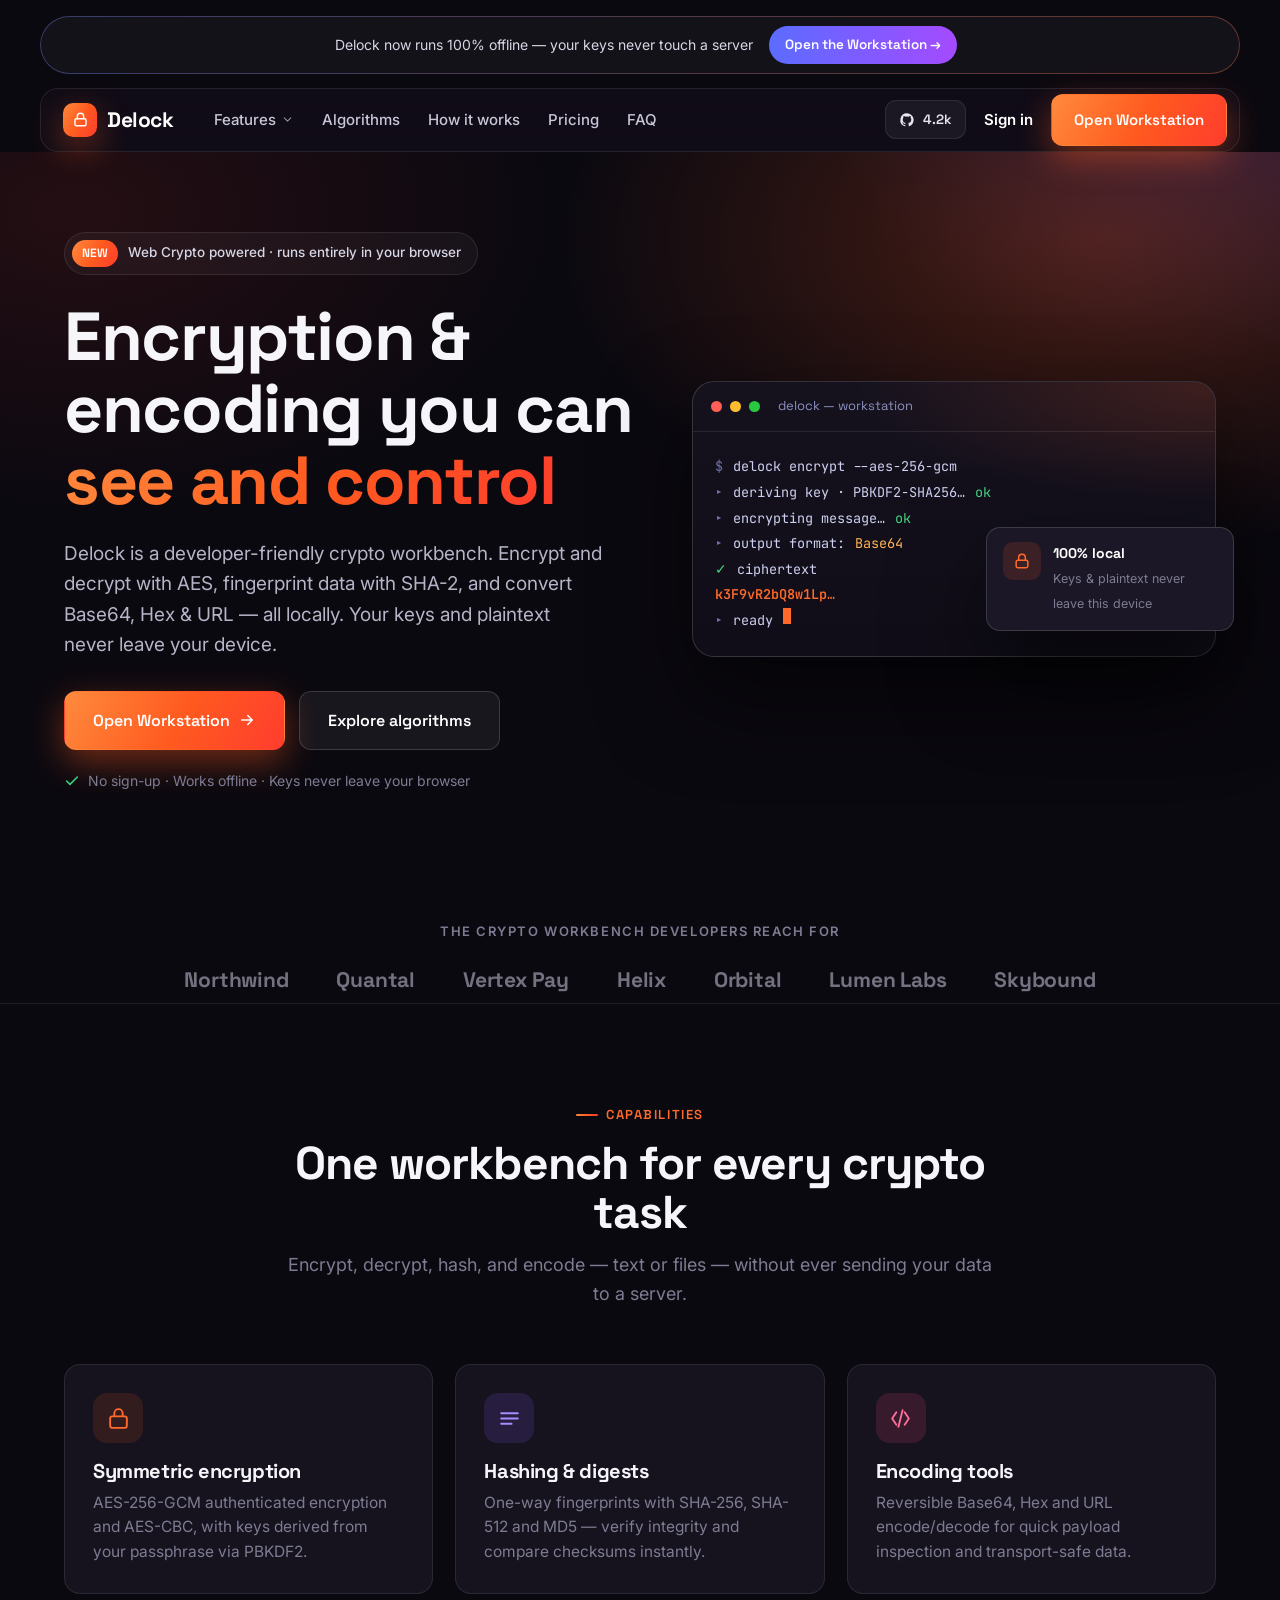
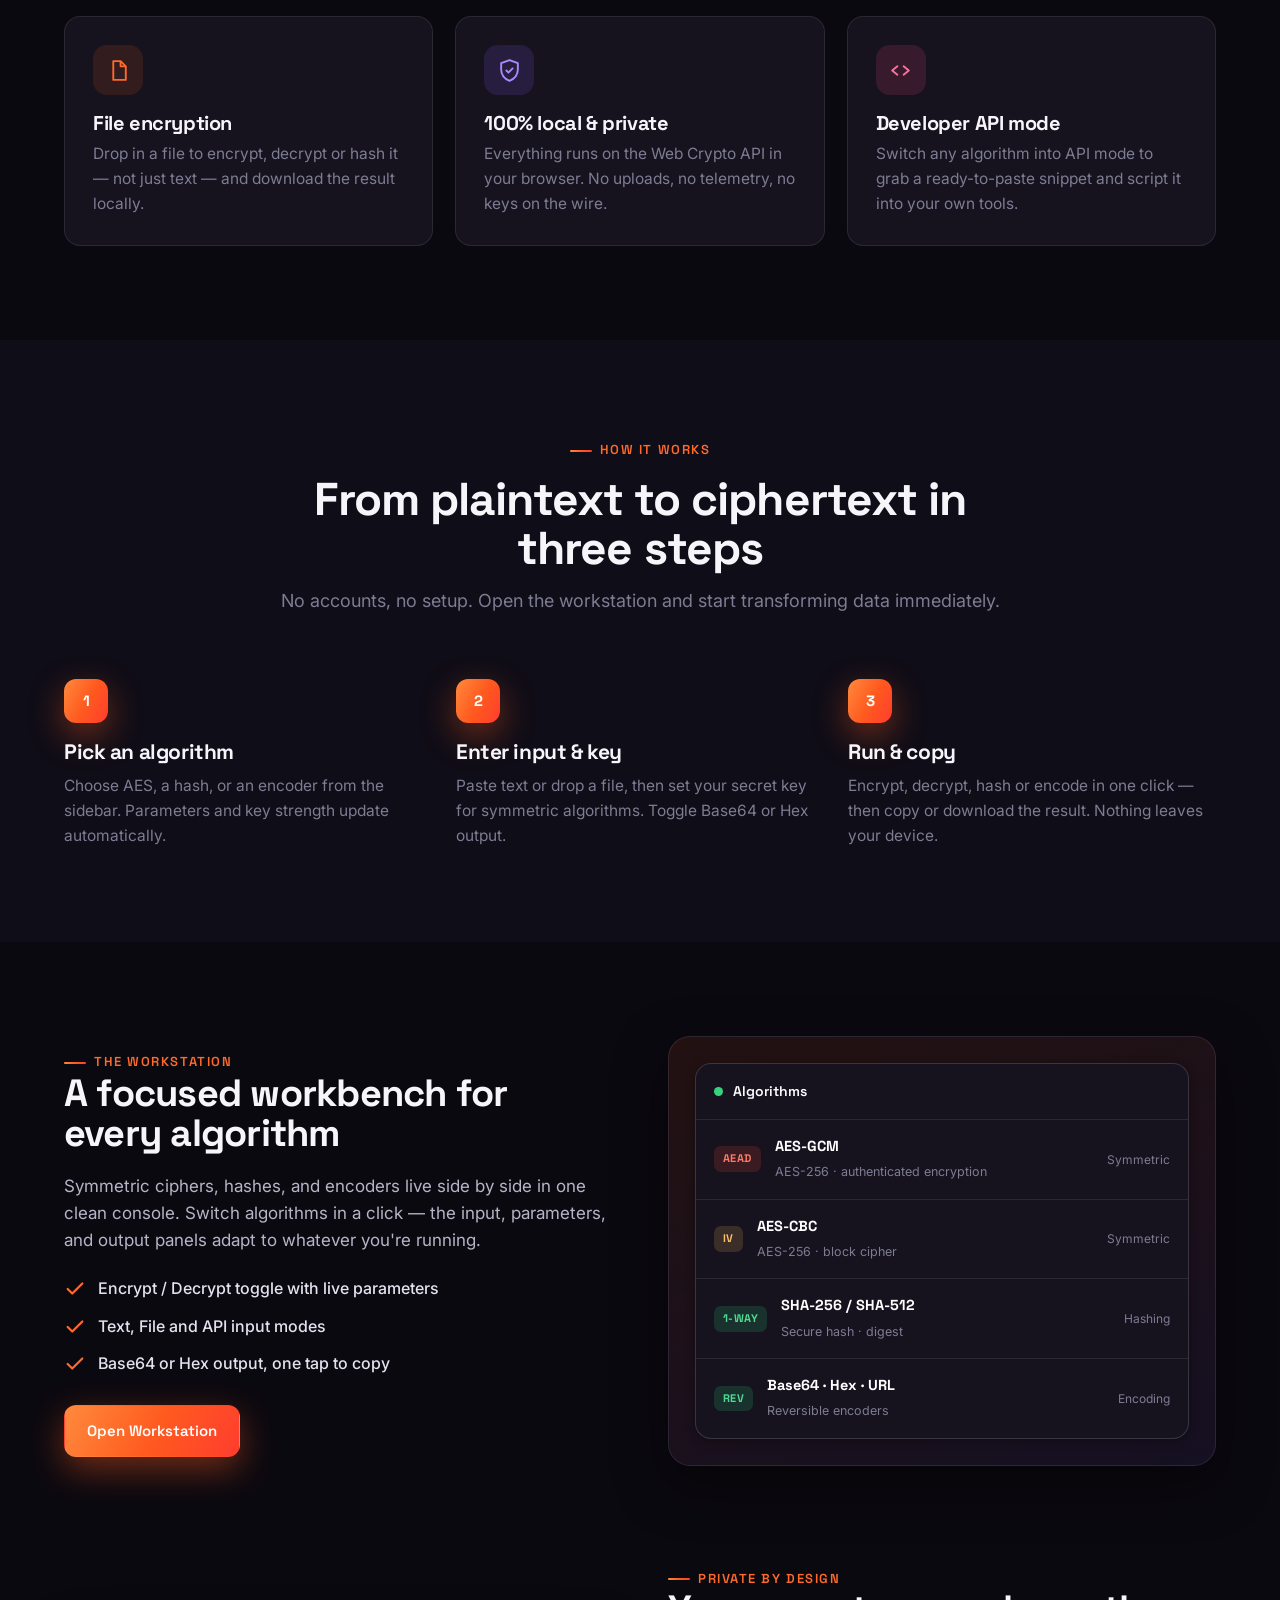
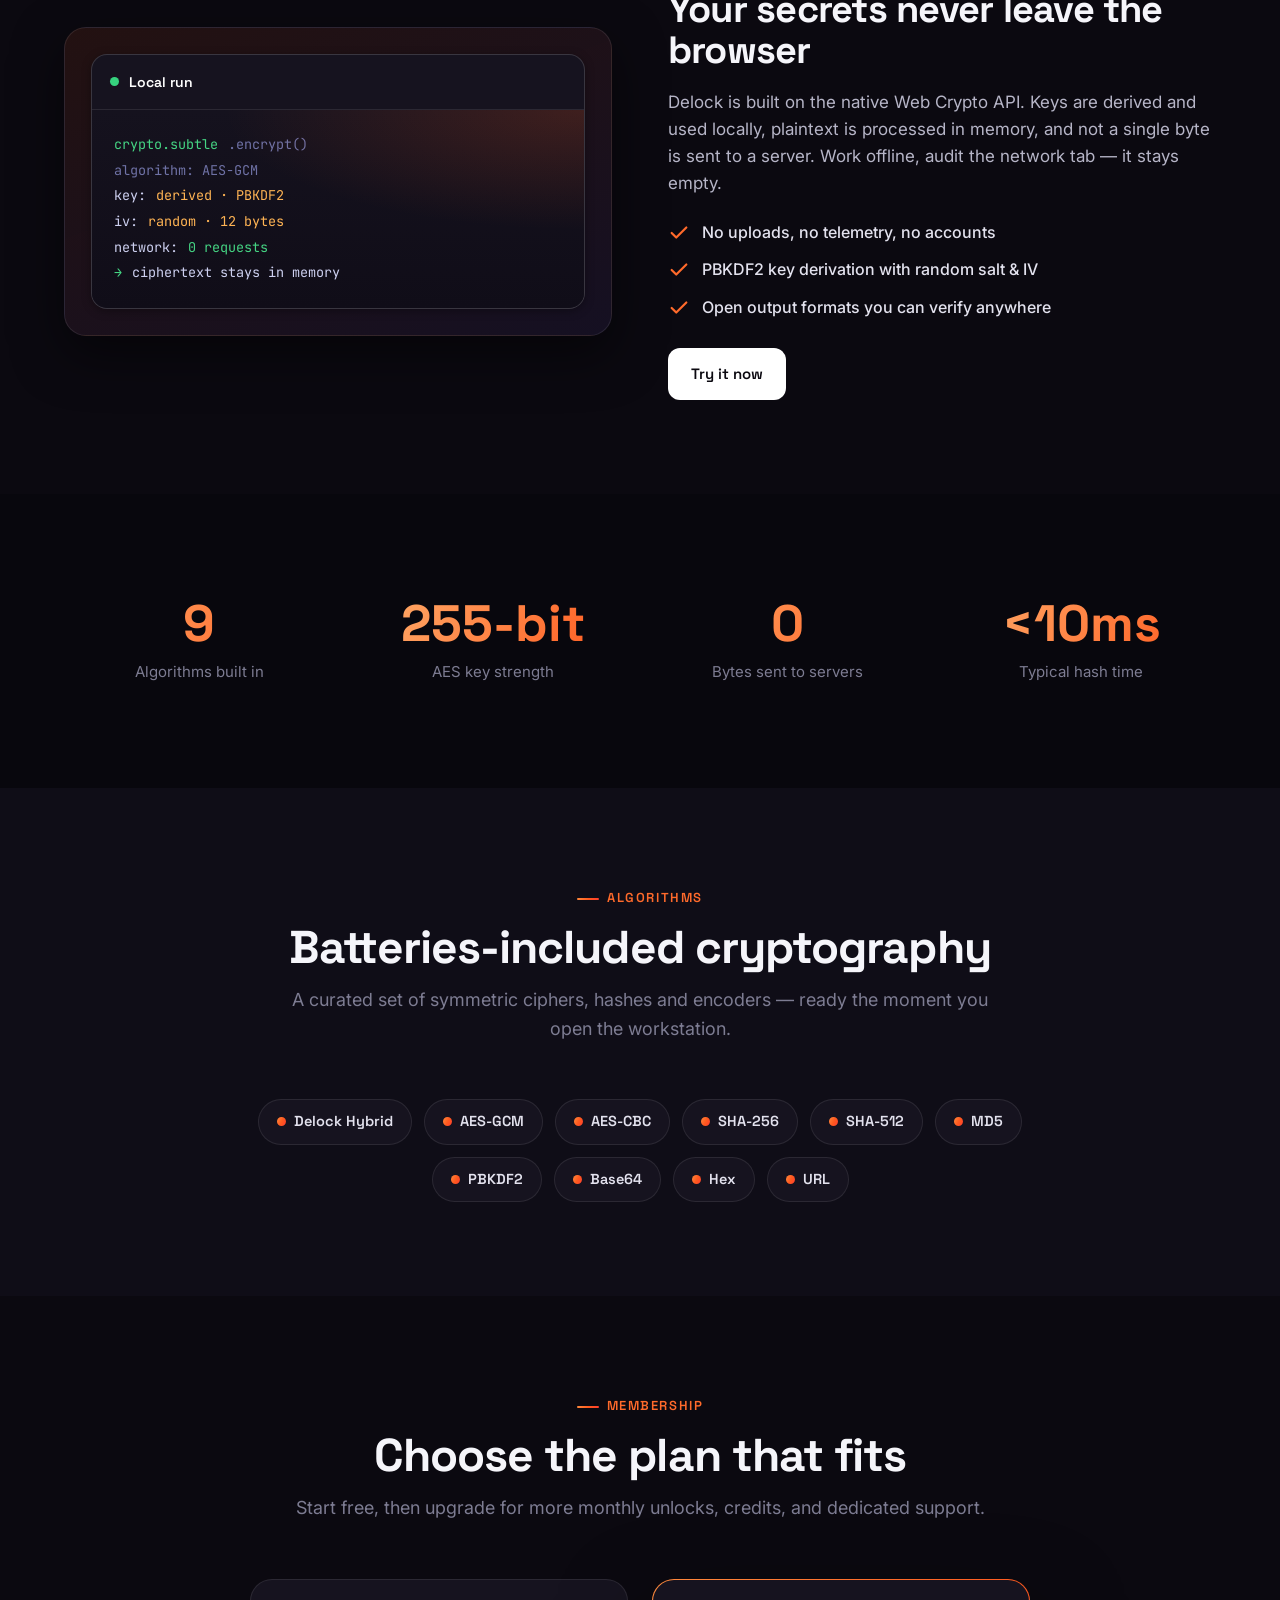
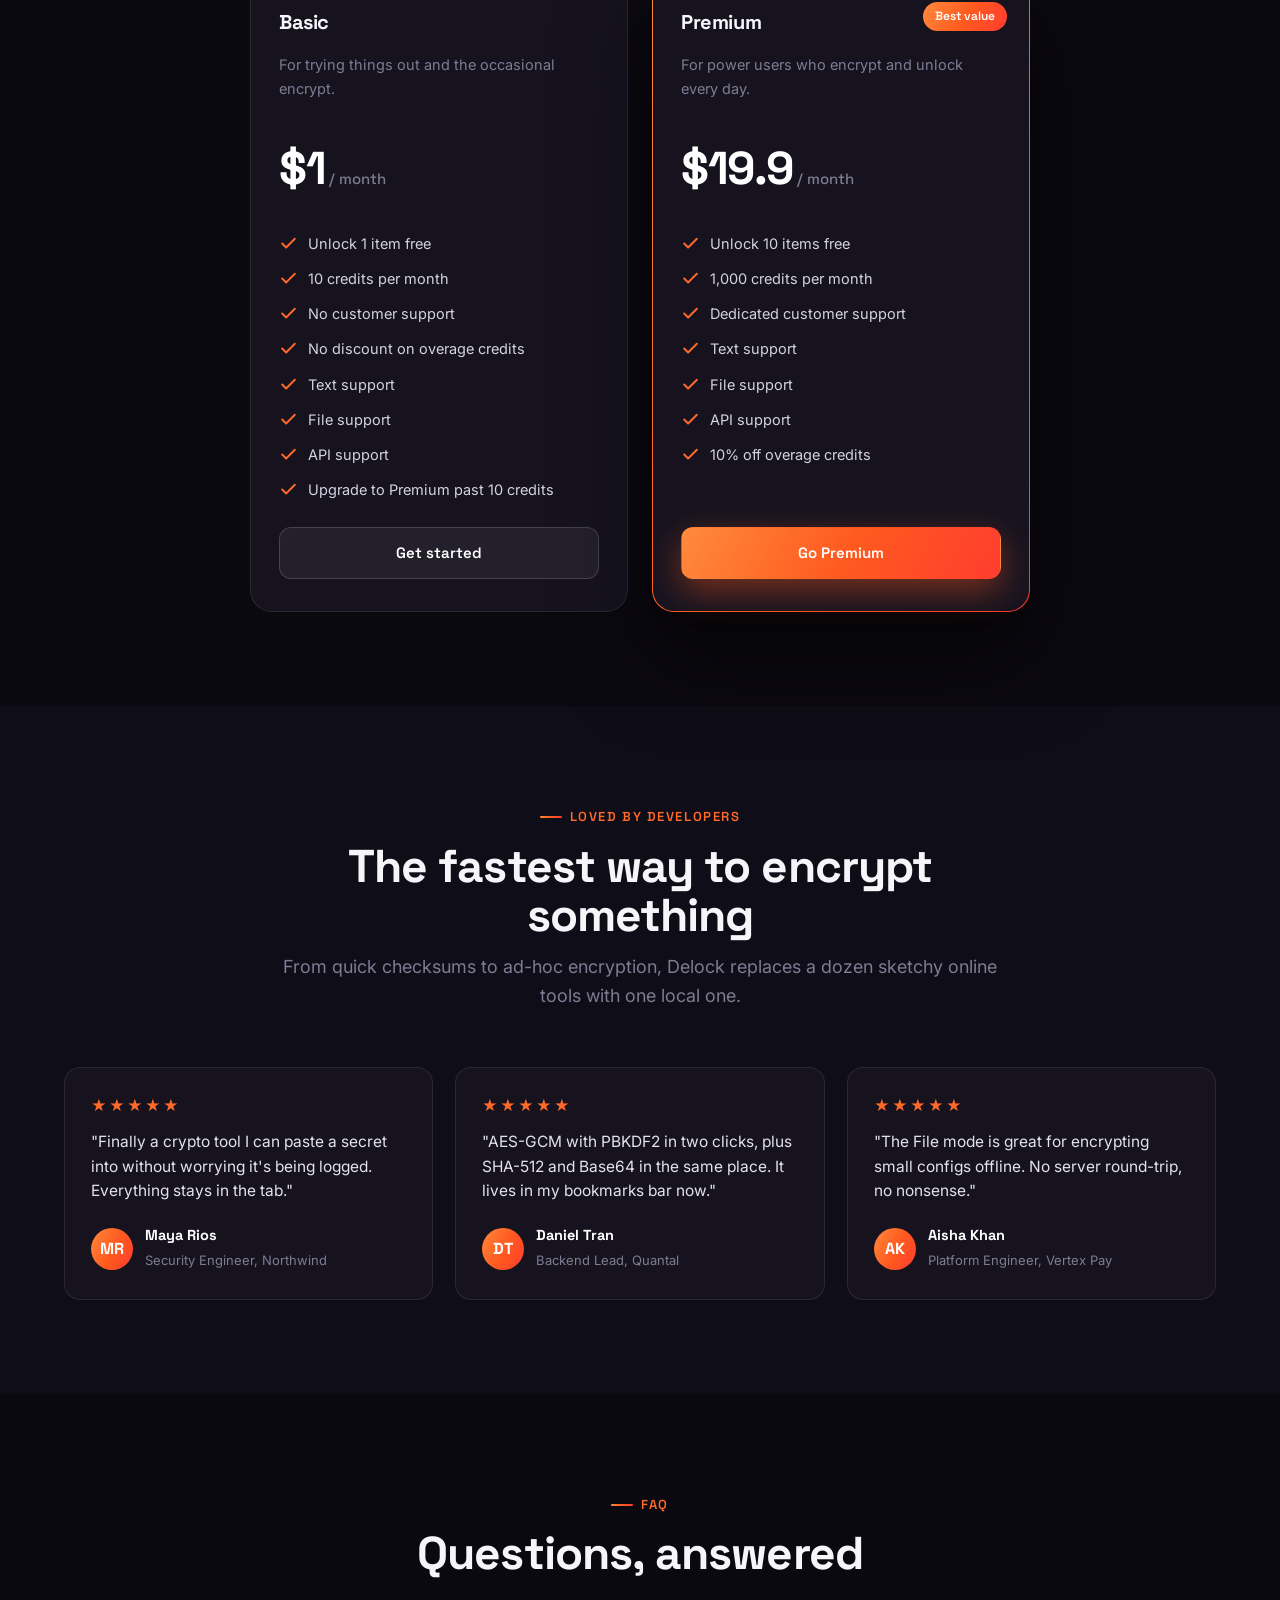
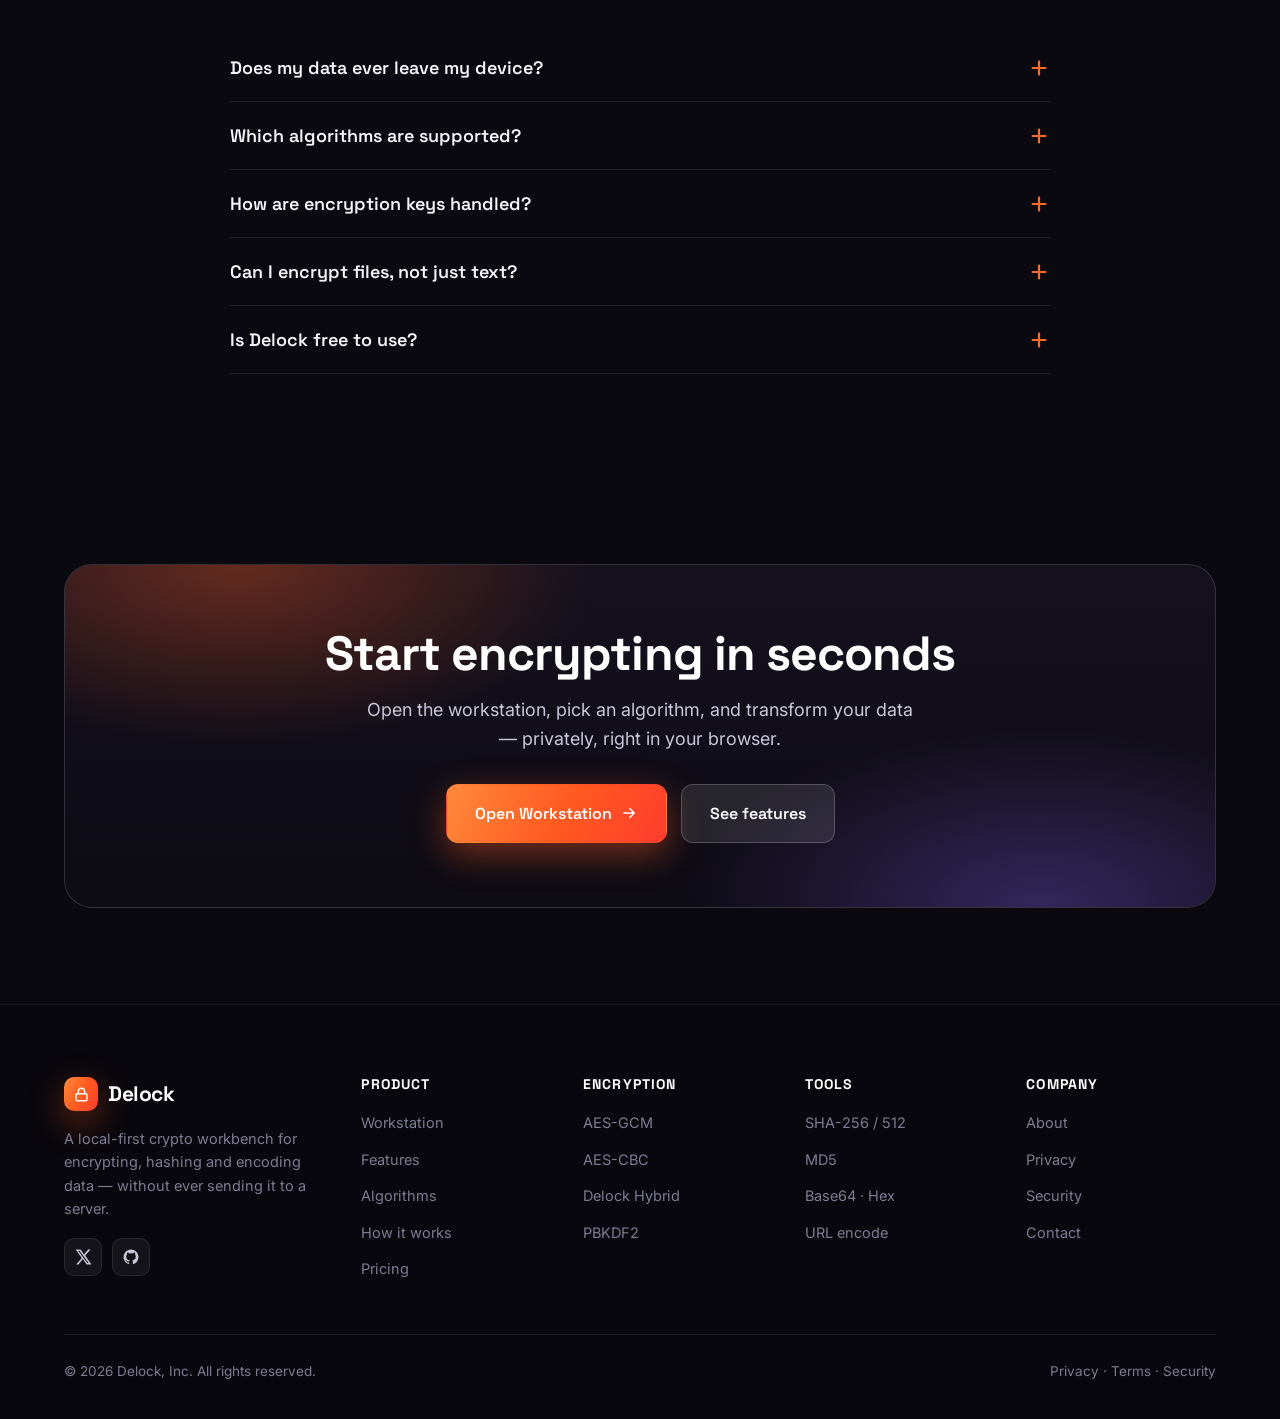
<file: index.html>
<!DOCTYPE html>
<html lang="en">
<head>
  <meta charset="UTF-8" />
  <meta name="viewport" content="width=device-width, initial-scale=1.0, viewport-fit=cover" />
  <meta name="theme-color" content="#0b0910" />
  <meta name="apple-mobile-web-app-capable" content="yes" />
  <meta name="apple-mobile-web-app-status-bar-style" content="black-translucent" />
  <title>Delock — Encrypt, Hash &amp; Encode in Your Browser</title>
  <meta name="description" content="Delock is a local-first crypto workbench: encrypt and decrypt with AES-GCM/CBC, hash with SHA-256/512 and MD5, and convert Base64, Hex and URL — all in your browser. Keys never leave your device." />
  <link rel="preconnect" href="https://fonts.googleapis.com" />
  <link rel="preconnect" href="https://fonts.gstatic.com" crossorigin />
  <link href="https://fonts.googleapis.com/css2?family=Space+Grotesk:wght@500;600;700&family=Inter:wght@400;500;600;700&family=JetBrains+Mono:wght@400;600&display=swap" rel="stylesheet" />
  <link rel="stylesheet" href="css/styles.css" />
  <link rel="icon" href="data:image/svg+xml,%3Csvg xmlns='http://www.w3.org/2000/svg' viewBox='0 0 32 32'%3E%3Crect width='32' height='32' rx='9' fill='%23ff5a1f'/%3E%3Cpath d='M11 14v-2a5 5 0 0 1 10 0v2m-11 0h12v9H10z' fill='none' stroke='white' stroke-width='2' stroke-linejoin='round'/%3E%3C/svg%3E" />
</head>
<body>

  <!-- ====================== ANNOUNCEMENT BAR ====================== -->
  <div class="topbar">
    <div class="topbar-pill">
      <span>Delock now runs 100% offline — your keys never touch a server</span>
      <a href="workstation.html" class="topbar-btn">Open the Workstation →</a>
    </div>
  </div>

  <!-- ============================ NAV ============================ -->
  <header class="nav" id="nav">
    <div class="nav-inner">
      <a href="#top" class="brand">
        <span class="logo-mark">
          <svg viewBox="0 0 24 24" fill="none"><path d="M8 11V8a4 4 0 0 1 8 0v3" stroke="#fff" stroke-width="1.8" stroke-linecap="round"/><rect x="5" y="11" width="14" height="9" rx="2" stroke="#fff" stroke-width="1.8"/></svg>
        </span>
        Delock
      </a>
      <ul class="nav-links">
        <li><a href="#features">Features <svg viewBox="0 0 24 24" fill="none"><path d="M6 9l6 6 6-6" stroke="currentColor" stroke-width="2" stroke-linecap="round" stroke-linejoin="round"/></svg></a></li>
        <li><a href="#algorithms">Algorithms</a></li>
        <li><a href="#how">How it works</a></li>
        <li><a href="pricing.html">Pricing</a></li>
        <li><a href="#faq">FAQ</a></li>
      </ul>
      <div class="nav-actions">
        <span class="gh-pill">
          <svg viewBox="0 0 24 24" fill="currentColor"><path d="M12 2a10 10 0 0 0-3.16 19.49c.5.09.68-.22.68-.48v-1.7c-2.78.6-3.37-1.34-3.37-1.34-.45-1.15-1.1-1.46-1.1-1.46-.9-.62.07-.6.07-.6 1 .07 1.53 1.03 1.53 1.03.9 1.52 2.34 1.08 2.91.83.09-.65.35-1.09.63-1.34-2.22-.25-4.55-1.11-4.55-4.94 0-1.09.39-1.98 1.03-2.68-.1-.25-.45-1.27.1-2.65 0 0 .84-.27 2.75 1.02a9.5 9.5 0 0 1 5 0c1.9-1.29 2.74-1.02 2.74-1.02.55 1.38.2 2.4.1 2.65.64.7 1.03 1.59 1.03 2.68 0 3.84-2.34 4.69-4.57 4.93.36.31.68.92.68 1.85v2.74c0 .27.18.58.69.48A10 10 0 0 0 12 2z"/></svg>
          4.2k
        </span>
        <a href="#" class="link">Sign in</a>
        <a href="workstation.html" class="btn btn-grad">Open Workstation</a>
      </div>
      <button class="nav-toggle" id="navToggle" aria-label="Menu"><span></span></button>
    </div>
  </header>

  <main id="top">

    <!-- ============================ HERO ============================ -->
    <section class="hero">
      <div class="container hero-grid">
        <div class="reveal">
          <span class="badge-pill"><span class="tag">NEW</span> Web Crypto powered · runs entirely in your browser</span>
          <h1>Encryption &amp; encoding you can <span class="grad-text">see and control</span></h1>
          <p class="lead">Delock is a developer-friendly crypto workbench. Encrypt and decrypt with AES, fingerprint data with SHA-2, and convert Base64, Hex &amp; URL — all locally. Your keys and plaintext never leave your device.</p>
          <div class="hero-cta">
            <a href="workstation.html" class="btn btn-grad btn-lg">Open Workstation
              <svg viewBox="0 0 24 24" fill="none"><path d="M5 12h14M13 6l6 6-6 6" stroke="currentColor" stroke-width="2" stroke-linecap="round" stroke-linejoin="round"/></svg>
            </a>
            <a href="#algorithms" class="btn btn-ghost btn-lg">Explore algorithms</a>
          </div>
          <p class="hero-note">
            <svg viewBox="0 0 24 24" fill="none"><path d="M20 6L9 17l-5-5" stroke="currentColor" stroke-width="2.4" stroke-linecap="round" stroke-linejoin="round"/></svg>
            No sign-up · Works offline · Keys never leave your browser
          </p>
        </div>

        <div class="reveal" style="position:relative">
          <div class="scanner">
            <div class="scanner-bar">
              <span class="dot r"></span><span class="dot y"></span><span class="dot g"></span>
              <span class="title">delock — workstation</span>
            </div>
            <div class="scanner-body">
              <div class="row"><span class="muted">$</span> delock encrypt --aes-256-gcm</div>
              <div class="row"><span class="muted">▸</span> deriving key · PBKDF2-SHA256… <span class="ok">ok</span></div>
              <div class="row"><span class="muted">▸</span> encrypting message… <span class="ok">ok</span></div>
              <div class="row"><span class="muted">▸</span> output format: <span class="warn">Base64</span></div>
              <div class="row"><span class="ok">✓</span> ciphertext</div>
              <div class="row"><span class="crit">k3F9vR2bQ8w1Lp…</span></div>
              <div class="row"><span class="muted">▸</span> ready<span class="cursor"></span></div>
            </div>
          </div>
          <div class="alert-card">
            <span class="ico">
              <svg viewBox="0 0 24 24" fill="none"><path d="M8 11V8a4 4 0 0 1 8 0v3" stroke="currentColor" stroke-width="1.8" stroke-linecap="round"/><rect x="5" y="11" width="14" height="9" rx="2" stroke="currentColor" stroke-width="1.8"/></svg>
            </span>
            <div>
              <strong>100% local</strong>
              <span>Keys &amp; plaintext never leave this device</span>
            </div>
          </div>
        </div>
      </div>
    </section>

    <!-- ========================== LOGOS ========================== -->
    <section class="logos">
      <div class="container">
        <p>The crypto workbench developers reach for</p>
        <div class="logo-row">
          <span>Northwind</span><span>Quantal</span><span>Vertex&nbsp;Pay</span>
          <span>Helix</span><span>Orbital</span><span>Lumen&nbsp;Labs</span><span>Skybound</span>
        </div>
      </div>
    </section>

    <!-- ========================= FEATURES ========================= -->
    <section class="section" id="features">
      <div class="container">
        <div class="section-head reveal">
          <span class="eyebrow">Capabilities</span>
          <h2>One workbench for every crypto task</h2>
          <p>Encrypt, decrypt, hash, and encode — text or files — without ever sending your data to a server.</p>
        </div>
        <div class="feature-grid">
          <div class="card reveal">
            <div class="ic">
              <svg viewBox="0 0 24 24" fill="none"><rect x="4" y="10" width="16" height="11" rx="2" stroke="currentColor" stroke-width="1.8"/><path d="M8 10V7a4 4 0 0 1 8 0v3" stroke="currentColor" stroke-width="1.8"/></svg>
            </div>
            <h3>Symmetric encryption</h3>
            <p>AES-256-GCM authenticated encryption and AES-CBC, with keys derived from your passphrase via PBKDF2.</p>
          </div>
          <div class="card violet reveal">
            <div class="ic">
              <svg viewBox="0 0 24 24" fill="none"><path d="M4 7h16M4 12h16M4 17h10" stroke="currentColor" stroke-width="1.8" stroke-linecap="round"/></svg>
            </div>
            <h3>Hashing &amp; digests</h3>
            <p>One-way fingerprints with SHA-256, SHA-512 and MD5 — verify integrity and compare checksums instantly.</p>
          </div>
          <div class="card mag reveal">
            <div class="ic">
              <svg viewBox="0 0 24 24" fill="none"><path d="M8 6l-4 6 4 6M16 6l4 6-4 6M14 4l-4 16" stroke="currentColor" stroke-width="1.8" stroke-linecap="round" stroke-linejoin="round"/></svg>
            </div>
            <h3>Encoding tools</h3>
            <p>Reversible Base64, Hex and URL encode/decode for quick payload inspection and transport-safe data.</p>
          </div>
          <div class="card reveal">
            <div class="ic">
              <svg viewBox="0 0 24 24" fill="none"><path d="M7 3h7l5 5v13H7z" stroke="currentColor" stroke-width="1.8" stroke-linejoin="round"/><path d="M14 3v5h5" stroke="currentColor" stroke-width="1.8" stroke-linejoin="round"/></svg>
            </div>
            <h3>File encryption</h3>
            <p>Drop in a file to encrypt, decrypt or hash it — not just text — and download the result locally.</p>
          </div>
          <div class="card violet reveal">
            <div class="ic">
              <svg viewBox="0 0 24 24" fill="none"><path d="M12 2l8 3v6c0 5-3.4 9-8 11-4.6-2-8-6-8-11V5l8-3z" stroke="currentColor" stroke-width="1.8" stroke-linejoin="round"/><path d="M9 12l2 2 4-4" stroke="currentColor" stroke-width="1.8" stroke-linecap="round" stroke-linejoin="round"/></svg>
            </div>
            <h3>100% local &amp; private</h3>
            <p>Everything runs on the Web Crypto API in your browser. No uploads, no telemetry, no keys on the wire.</p>
          </div>
          <div class="card mag reveal">
            <div class="ic">
              <svg viewBox="0 0 24 24" fill="none"><path d="M9 8l-5 4 5 4M15 8l5 4-5 4" stroke="currentColor" stroke-width="1.8" stroke-linecap="round" stroke-linejoin="round"/></svg>
            </div>
            <h3>Developer API mode</h3>
            <p>Switch any algorithm into API mode to grab a ready-to-paste snippet and script it into your own tools.</p>
          </div>
        </div>
      </div>
    </section>

    <!-- ========================= HOW IT WORKS ========================= -->
    <section class="section alt" id="how">
      <div class="container">
        <div class="section-head reveal">
          <span class="eyebrow">How it works</span>
          <h2>From plaintext to ciphertext in three steps</h2>
          <p>No accounts, no setup. Open the workstation and start transforming data immediately.</p>
        </div>
        <div class="steps">
          <div class="step reveal">
            <div class="num">1</div>
            <h3>Pick an algorithm</h3>
            <p>Choose AES, a hash, or an encoder from the sidebar. Parameters and key strength update automatically.</p>
          </div>
          <div class="step reveal">
            <div class="num">2</div>
            <h3>Enter input &amp; key</h3>
            <p>Paste text or drop a file, then set your secret key for symmetric algorithms. Toggle Base64 or Hex output.</p>
          </div>
          <div class="step reveal">
            <div class="num">3</div>
            <h3>Run &amp; copy</h3>
            <p>Encrypt, decrypt, hash or encode in one click — then copy or download the result. Nothing leaves your device.</p>
          </div>
        </div>
      </div>
    </section>

    <!-- ========================= SPLIT FEATURES ========================= -->
    <section class="section">
      <div class="container">
        <div class="split reveal">
          <div>
            <span class="eyebrow">The workstation</span>
            <h2>A focused workbench for every algorithm</h2>
            <p>Symmetric ciphers, hashes, and encoders live side by side in one clean console. Switch algorithms in a click — the input, parameters, and output panels adapt to whatever you're running.</p>
            <ul class="check-list">
              <li><svg viewBox="0 0 24 24" fill="none"><path d="M20 6L9 17l-5-5" stroke="currentColor" stroke-width="2.4" stroke-linecap="round" stroke-linejoin="round"/></svg> Encrypt / Decrypt toggle with live parameters</li>
              <li><svg viewBox="0 0 24 24" fill="none"><path d="M20 6L9 17l-5-5" stroke="currentColor" stroke-width="2.4" stroke-linecap="round" stroke-linejoin="round"/></svg> Text, File and API input modes</li>
              <li><svg viewBox="0 0 24 24" fill="none"><path d="M20 6L9 17l-5-5" stroke="currentColor" stroke-width="2.4" stroke-linecap="round" stroke-linejoin="round"/></svg> Base64 or Hex output, one tap to copy</li>
            </ul>
            <a href="workstation.html" class="btn btn-grad">Open Workstation</a>
          </div>
          <div class="split-media">
            <div class="panel">
              <div class="panel-head"><span class="pulse"></span> Algorithms</div>
              <div class="leak-item">
                <span class="sev high">AEAD</span>
                <div class="meta"><b>AES-GCM</b><span>AES-256 · authenticated encryption</span></div>
                <span class="time">Symmetric</span>
              </div>
              <div class="leak-item">
                <span class="sev med">IV</span>
                <div class="meta"><b>AES-CBC</b><span>AES-256 · block cipher</span></div>
                <span class="time">Symmetric</span>
              </div>
              <div class="leak-item">
                <span class="sev low">1-way</span>
                <div class="meta"><b>SHA-256 / SHA-512</b><span>Secure hash · digest</span></div>
                <span class="time">Hashing</span>
              </div>
              <div class="leak-item">
                <span class="sev low">rev</span>
                <div class="meta"><b>Base64 · Hex · URL</b><span>Reversible encoders</span></div>
                <span class="time">Encoding</span>
              </div>
            </div>
          </div>
        </div>

        <div class="split reverse reveal">
          <div>
            <span class="eyebrow">Private by design</span>
            <h2>Your secrets never leave the browser</h2>
            <p>Delock is built on the native Web Crypto API. Keys are derived and used locally, plaintext is processed in memory, and not a single byte is sent to a server. Work offline, audit the network tab — it stays empty.</p>
            <ul class="check-list">
              <li><svg viewBox="0 0 24 24" fill="none"><path d="M20 6L9 17l-5-5" stroke="currentColor" stroke-width="2.4" stroke-linecap="round" stroke-linejoin="round"/></svg> No uploads, no telemetry, no accounts</li>
              <li><svg viewBox="0 0 24 24" fill="none"><path d="M20 6L9 17l-5-5" stroke="currentColor" stroke-width="2.4" stroke-linecap="round" stroke-linejoin="round"/></svg> PBKDF2 key derivation with random salt &amp; IV</li>
              <li><svg viewBox="0 0 24 24" fill="none"><path d="M20 6L9 17l-5-5" stroke="currentColor" stroke-width="2.4" stroke-linecap="round" stroke-linejoin="round"/></svg> Open output formats you can verify anywhere</li>
            </ul>
            <a href="workstation.html" class="btn btn-primary">Try it now</a>
          </div>
          <div class="split-media">
            <div class="panel">
              <div class="panel-head"><span class="pulse"></span> Local run</div>
              <div class="scanner" style="border-radius:0;box-shadow:none;border:0">
                <div class="scanner-body">
                  <div class="row"><span class="ok">crypto.subtle</span> <span class="muted">.encrypt()</span></div>
                  <div class="row muted">algorithm: AES-GCM</div>
                  <div class="row">key: <span class="warn">derived · PBKDF2</span></div>
                  <div class="row">iv: <span class="warn">random · 12 bytes</span></div>
                  <div class="row">network: <span class="ok">0 requests</span></div>
                  <div class="row"><span class="ok">→</span> ciphertext stays in memory</div>
                </div>
              </div>
            </div>
          </div>
        </div>
      </div>
    </section>

    <!-- ========================= STATS ========================= -->
    <section class="section dark">
      <div class="container">
        <div class="stats">
          <div class="stat reveal"><div class="big" data-count="9">9</div><div class="lbl">Algorithms built in</div></div>
          <div class="stat reveal"><div class="big" data-count="256">256-bit</div><div class="lbl">AES key strength</div></div>
          <div class="stat reveal"><div class="big">0</div><div class="lbl">Bytes sent to servers</div></div>
          <div class="stat reveal"><div class="big">&lt;10ms</div><div class="lbl">Typical hash time</div></div>
        </div>
      </div>
    </section>

    <!-- ========================= ALGORITHMS ========================= -->
    <section class="section alt integrations" id="algorithms">
      <div class="container">
        <div class="section-head reveal">
          <span class="eyebrow">Algorithms</span>
          <h2>Batteries-included cryptography</h2>
          <p>A curated set of symmetric ciphers, hashes and encoders — ready the moment you open the workstation.</p>
        </div>
        <div class="chips reveal">
          <span class="chip"><span class="d"></span>Delock Hybrid</span>
          <span class="chip"><span class="d"></span>AES-GCM</span>
          <span class="chip"><span class="d"></span>AES-CBC</span>
          <span class="chip"><span class="d"></span>SHA-256</span>
          <span class="chip"><span class="d"></span>SHA-512</span>
          <span class="chip"><span class="d"></span>MD5</span>
          <span class="chip"><span class="d"></span>PBKDF2</span>
          <span class="chip"><span class="d"></span>Base64</span>
          <span class="chip"><span class="d"></span>Hex</span>
          <span class="chip"><span class="d"></span>URL</span>
        </div>
      </div>
    </section>

    <!-- ========================= PRICING ========================= -->
    <section class="section" id="pricing">
      <div class="container">
        <div class="section-head reveal">
          <span class="eyebrow">Membership</span>
          <h2>Choose the plan that fits</h2>
          <p>Start free, then upgrade for more monthly unlocks, credits, and dedicated support.</p>
        </div>
        <div class="pricing-grid duo">
          <div class="price-card reveal">
            <h3>Basic</h3>
            <p class="desc">For trying things out and the occasional encrypt.</p>
            <div class="amount"><span class="n">$1</span> <span class="per">/ month</span></div>
            <ul>
              <li><svg viewBox="0 0 24 24" fill="none"><path d="M20 6L9 17l-5-5" stroke="currentColor" stroke-width="2.4" stroke-linecap="round" stroke-linejoin="round"/></svg> Unlock 1 item free</li>
              <li><svg viewBox="0 0 24 24" fill="none"><path d="M20 6L9 17l-5-5" stroke="currentColor" stroke-width="2.4" stroke-linecap="round" stroke-linejoin="round"/></svg> 10 credits per month</li>
              <li><svg viewBox="0 0 24 24" fill="none"><path d="M20 6L9 17l-5-5" stroke="currentColor" stroke-width="2.4" stroke-linecap="round" stroke-linejoin="round"/></svg> No customer support</li>
              <li><svg viewBox="0 0 24 24" fill="none"><path d="M20 6L9 17l-5-5" stroke="currentColor" stroke-width="2.4" stroke-linecap="round" stroke-linejoin="round"/></svg> No discount on overage credits</li>
              <li><svg viewBox="0 0 24 24" fill="none"><path d="M20 6L9 17l-5-5" stroke="currentColor" stroke-width="2.4" stroke-linecap="round" stroke-linejoin="round"/></svg> Text support</li>
              <li><svg viewBox="0 0 24 24" fill="none"><path d="M20 6L9 17l-5-5" stroke="currentColor" stroke-width="2.4" stroke-linecap="round" stroke-linejoin="round"/></svg> File support</li>
              <li><svg viewBox="0 0 24 24" fill="none"><path d="M20 6L9 17l-5-5" stroke="currentColor" stroke-width="2.4" stroke-linecap="round" stroke-linejoin="round"/></svg> API support</li>
              <li><svg viewBox="0 0 24 24" fill="none"><path d="M20 6L9 17l-5-5" stroke="currentColor" stroke-width="2.4" stroke-linecap="round" stroke-linejoin="round"/></svg> Upgrade to Premium past 10 credits</li>
            </ul>
            <a href="pricing.html?plan=basic" class="btn btn-ghost">Get started</a>
          </div>
          <div class="price-card popular reveal">
            <span class="tag-pop">Best value</span>
            <h3>Premium</h3>
            <p class="desc">For power users who encrypt and unlock every day.</p>
            <div class="amount"><span class="n">$19.9</span> <span class="per">/ month</span></div>
            <ul>
              <li><svg viewBox="0 0 24 24" fill="none"><path d="M20 6L9 17l-5-5" stroke="currentColor" stroke-width="2.4" stroke-linecap="round" stroke-linejoin="round"/></svg> Unlock 10 items free</li>
              <li><svg viewBox="0 0 24 24" fill="none"><path d="M20 6L9 17l-5-5" stroke="currentColor" stroke-width="2.4" stroke-linecap="round" stroke-linejoin="round"/></svg> 1,000 credits per month</li>
              <li><svg viewBox="0 0 24 24" fill="none"><path d="M20 6L9 17l-5-5" stroke="currentColor" stroke-width="2.4" stroke-linecap="round" stroke-linejoin="round"/></svg> Dedicated customer support</li>
              <li><svg viewBox="0 0 24 24" fill="none"><path d="M20 6L9 17l-5-5" stroke="currentColor" stroke-width="2.4" stroke-linecap="round" stroke-linejoin="round"/></svg> Text support</li>
              <li><svg viewBox="0 0 24 24" fill="none"><path d="M20 6L9 17l-5-5" stroke="currentColor" stroke-width="2.4" stroke-linecap="round" stroke-linejoin="round"/></svg> File support</li>
              <li><svg viewBox="0 0 24 24" fill="none"><path d="M20 6L9 17l-5-5" stroke="currentColor" stroke-width="2.4" stroke-linecap="round" stroke-linejoin="round"/></svg> API support</li>
              <li><svg viewBox="0 0 24 24" fill="none"><path d="M20 6L9 17l-5-5" stroke="currentColor" stroke-width="2.4" stroke-linecap="round" stroke-linejoin="round"/></svg> 10% off overage credits</li>
            </ul>
            <a href="pricing.html?plan=premium" class="btn btn-grad">Go Premium</a>
          </div>
        </div>
      </div>
    </section>

    <!-- ========================= TESTIMONIALS ========================= -->
    <section class="section alt">
      <div class="container">
        <div class="section-head reveal">
          <span class="eyebrow">Loved by developers</span>
          <h2>The fastest way to encrypt something</h2>
          <p>From quick checksums to ad-hoc encryption, Delock replaces a dozen sketchy online tools with one local one.</p>
        </div>
        <div class="quote-grid">
          <div class="quote reveal">
            <div class="stars">★★★★★</div>
            <p>"Finally a crypto tool I can paste a secret into without worrying it's being logged. Everything stays in the tab."</p>
            <div class="who"><span class="av">MR</span><div><b>Maya Rios</b><span>Security Engineer, Northwind</span></div></div>
          </div>
          <div class="quote reveal">
            <div class="stars">★★★★★</div>
            <p>"AES-GCM with PBKDF2 in two clicks, plus SHA-512 and Base64 in the same place. It lives in my bookmarks bar now."</p>
            <div class="who"><span class="av">DT</span><div><b>Daniel Tran</b><span>Backend Lead, Quantal</span></div></div>
          </div>
          <div class="quote reveal">
            <div class="stars">★★★★★</div>
            <p>"The File mode is great for encrypting small configs offline. No server round-trip, no nonsense."</p>
            <div class="who"><span class="av">AK</span><div><b>Aisha Khan</b><span>Platform Engineer, Vertex Pay</span></div></div>
          </div>
        </div>
      </div>
    </section>

    <!-- ========================= FAQ ========================= -->
    <section class="section" id="faq">
      <div class="container">
        <div class="section-head reveal">
          <span class="eyebrow">FAQ</span>
          <h2>Questions, answered</h2>
        </div>
        <div class="faq reveal">
          <div class="faq-item">
            <button class="faq-q">Does my data ever leave my device? <span class="pm"><svg viewBox="0 0 24 24" width="22" height="22" fill="none"><path d="M12 5v14M5 12h14" stroke="currentColor" stroke-width="2.4" stroke-linecap="round"/></svg></span></button>
            <div class="faq-a"><p>No. Delock runs entirely on the browser's native Web Crypto API. Encryption, hashing and encoding all happen locally in memory — your keys and plaintext are never uploaded. You can even use it fully offline.</p></div>
          </div>
          <div class="faq-item">
            <button class="faq-q">Which algorithms are supported? <span class="pm"><svg viewBox="0 0 24 24" width="22" height="22" fill="none"><path d="M12 5v14M5 12h14" stroke="currentColor" stroke-width="2.4" stroke-linecap="round"/></svg></span></button>
            <div class="faq-a"><p>Symmetric encryption (Delock Hybrid, AES-256-GCM, AES-256-CBC), hashing (SHA-256, SHA-512, MD5), and reversible encoders (Base64, Hex, URL). Keys for AES are derived with PBKDF2 using a random salt.</p></div>
          </div>
          <div class="faq-item">
            <button class="faq-q">How are encryption keys handled? <span class="pm"><svg viewBox="0 0 24 24" width="22" height="22" fill="none"><path d="M12 5v14M5 12h14" stroke="currentColor" stroke-width="2.4" stroke-linecap="round"/></svg></span></button>
            <div class="faq-a"><p>You provide a secret key or passphrase. Delock derives a 256-bit AES key from it with PBKDF2-SHA-256 and a freshly generated random salt, then encrypts with a random IV. The salt and IV are packaged with the ciphertext so decryption only needs your key.</p></div>
          </div>
          <div class="faq-item">
            <button class="faq-q">Can I encrypt files, not just text? <span class="pm"><svg viewBox="0 0 24 24" width="22" height="22" fill="none"><path d="M12 5v14M5 12h14" stroke="currentColor" stroke-width="2.4" stroke-linecap="round"/></svg></span></button>
            <div class="faq-a"><p>Yes. Switch to the File tab in the workstation to encrypt, decrypt or hash a file. The processed result can be downloaded back to your machine, again without any upload.</p></div>
          </div>
          <div class="faq-item">
            <button class="faq-q">Is Delock free to use? <span class="pm"><svg viewBox="0 0 24 24" width="22" height="22" fill="none"><path d="M12 5v14M5 12h14" stroke="currentColor" stroke-width="2.4" stroke-linecap="round"/></svg></span></button>
            <div class="faq-a"><p>Yes — open the workstation and start immediately. There's no account, no paywall, and nothing to install.</p></div>
          </div>
        </div>
      </div>
    </section>

    <!-- ========================= CTA ========================= -->
    <div class="cta-wrap" id="cta">
      <div class="container">
        <div class="cta reveal">
          <h2>Start encrypting in seconds</h2>
          <p>Open the workstation, pick an algorithm, and transform your data — privately, right in your browser.</p>
          <div class="cta-actions">
            <a href="workstation.html" class="btn btn-grad btn-lg">Open Workstation
              <svg viewBox="0 0 24 24" fill="none"><path d="M5 12h14M13 6l6 6-6 6" stroke="currentColor" stroke-width="2" stroke-linecap="round" stroke-linejoin="round"/></svg>
            </a>
            <a href="#features" class="btn btn-light btn-lg">See features</a>
          </div>
        </div>
      </div>
    </div>

  </main>

  <!-- ========================= FOOTER ========================= -->
  <footer class="footer">
    <div class="container">
      <div class="footer-top">
        <div>
          <a href="#top" class="brand">
            <span class="logo-mark">
              <svg viewBox="0 0 24 24" fill="none"><path d="M8 11V8a4 4 0 0 1 8 0v3" stroke="#fff" stroke-width="1.8" stroke-linecap="round"/><rect x="5" y="11" width="14" height="9" rx="2" stroke="#fff" stroke-width="1.8"/></svg>
            </span>
            Delock
          </a>
          <p class="footer-about">A local-first crypto workbench for encrypting, hashing and encoding data — without ever sending it to a server.</p>
          <div class="footer-soc">
            <a href="#" aria-label="X"><svg viewBox="0 0 24 24" fill="currentColor"><path d="M18.9 2H22l-7 8 8.2 12h-6.4l-5-7.3L6 22H2.9l7.5-8.6L2.2 2h6.6l4.5 6.6L18.9 2zm-1.1 18h1.7L7.3 3.8H5.5L17.8 20z"/></svg></a>
            <a href="#" aria-label="GitHub"><svg viewBox="0 0 24 24" fill="currentColor"><path d="M12 2a10 10 0 0 0-3.16 19.49c.5.09.68-.22.68-.48v-1.7c-2.78.6-3.37-1.34-3.37-1.34-.45-1.15-1.1-1.46-1.1-1.46-.9-.62.07-.6.07-.6 1 .07 1.53 1.03 1.53 1.03.9 1.52 2.34 1.08 2.91.83.09-.65.35-1.09.63-1.34-2.22-.25-4.55-1.11-4.55-4.94 0-1.09.39-1.98 1.03-2.68-.1-.25-.45-1.27.1-2.65 0 0 .84-.27 2.75 1.02a9.5 9.5 0 0 1 5 0c1.9-1.29 2.74-1.02 2.74-1.02.55 1.38.2 2.4.1 2.65.64.7 1.03 1.59 1.03 2.68 0 3.84-2.34 4.69-4.57 4.93.36.31.68.92.68 1.85v2.74c0 .27.18.58.69.48A10 10 0 0 0 12 2z"/></svg></a>
          </div>
        </div>
        <div>
          <h4>Product</h4>
          <ul>
            <li><a href="workstation.html">Workstation</a></li>
            <li><a href="#features">Features</a></li>
            <li><a href="#algorithms">Algorithms</a></li>
            <li><a href="#how">How it works</a></li>
            <li><a href="pricing.html">Pricing</a></li>
          </ul>
        </div>
        <div>
          <h4>Encryption</h4>
          <ul>
            <li><a href="workstation.html">AES-GCM</a></li>
            <li><a href="workstation.html">AES-CBC</a></li>
            <li><a href="workstation.html">Delock Hybrid</a></li>
            <li><a href="workstation.html">PBKDF2</a></li>
          </ul>
        </div>
        <div>
          <h4>Tools</h4>
          <ul>
            <li><a href="workstation.html">SHA-256 / 512</a></li>
            <li><a href="workstation.html">MD5</a></li>
            <li><a href="workstation.html">Base64 · Hex</a></li>
            <li><a href="workstation.html">URL encode</a></li>
          </ul>
        </div>
        <div>
          <h4>Company</h4>
          <ul>
            <li><a href="#">About</a></li>
            <li><a href="#">Privacy</a></li>
            <li><a href="#">Security</a></li>
            <li><a href="#">Contact</a></li>
          </ul>
        </div>
      </div>
      <div class="footer-bottom">
        <span>© 2026 Delock. All rights reserved.</span>
        <span><a href="#">Privacy</a> · <a href="#">Terms</a> · <a href="#">Security</a></span>
      </div>
    </div>
  </footer>

  <!-- App-style sticky CTA (mobile only) -->
  <a href="workstation.html" class="mobile-cta">
    Open Workstation
    <svg viewBox="0 0 24 24" fill="none"><path d="M5 12h14M13 6l6 6-6 6" stroke="currentColor" stroke-width="2" stroke-linecap="round" stroke-linejoin="round"/></svg>
  </a>

  <script src="js/main.js"></script>
</body>
</html>
</file>
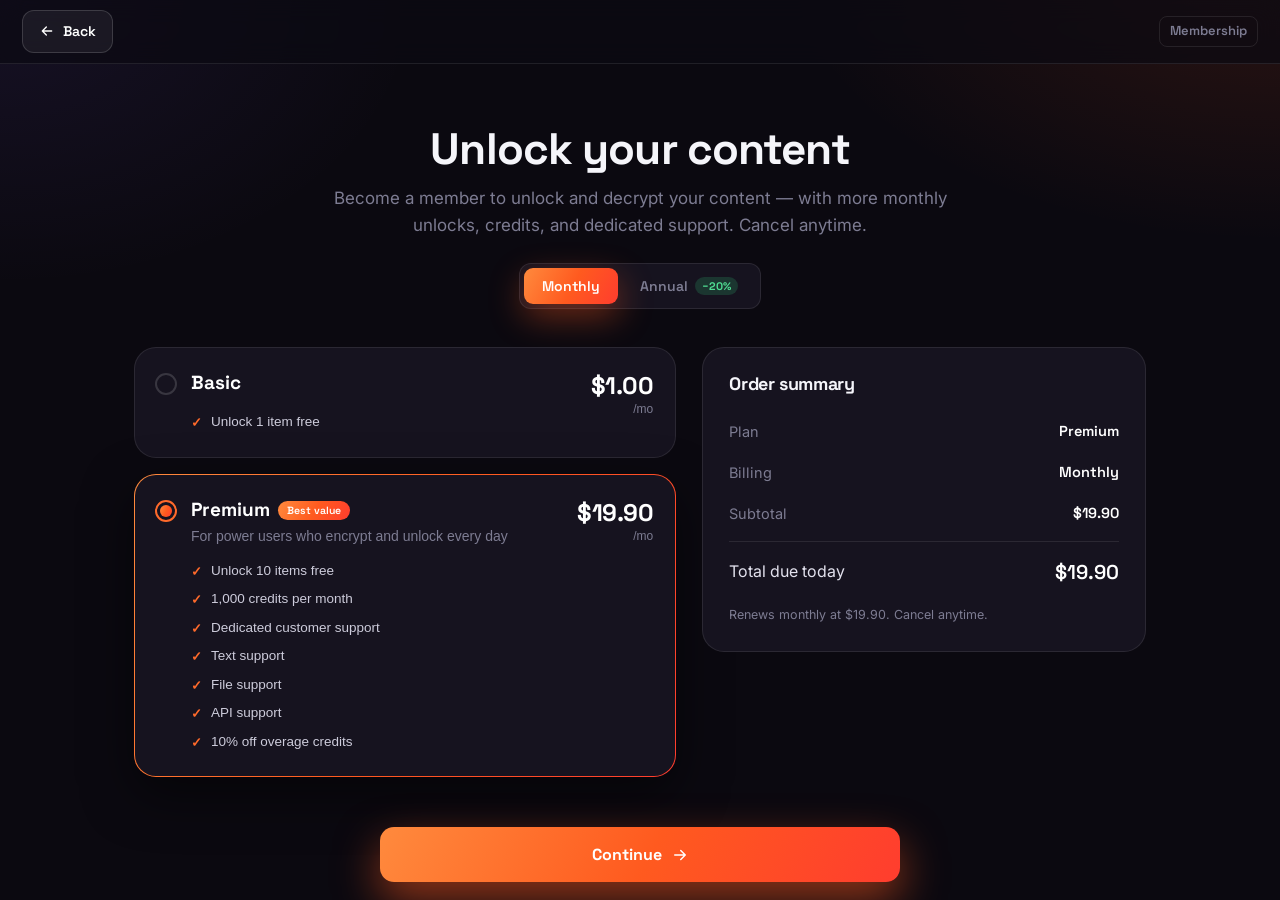
<file: pricing.html>
<!DOCTYPE html>
<html lang="en">
<head>
  <meta charset="UTF-8" />
  <meta name="viewport" content="width=device-width, initial-scale=1.0, viewport-fit=cover" />
  <meta name="theme-color" content="#0b0910" />
  <meta name="apple-mobile-web-app-capable" content="yes" />
  <meta name="apple-mobile-web-app-status-bar-style" content="black-translucent" />
  <title>Membership — Delock</title>
  <meta name="description" content="Choose a Delock plan and check out — Free or Premium." />
  <link rel="preconnect" href="https://fonts.googleapis.com" />
  <link rel="preconnect" href="https://fonts.gstatic.com" crossorigin />
  <link href="https://fonts.googleapis.com/css2?family=Space+Grotesk:wght@500;600;700&family=Inter:wght@400;500;600;700&family=JetBrains+Mono:wght@400;600&display=swap" rel="stylesheet" />
  <link rel="stylesheet" href="css/styles.css" />
  <link rel="stylesheet" href="css/pricing.css" />
  <link rel="icon" href="data:image/svg+xml,%3Csvg xmlns='http://www.w3.org/2000/svg' viewBox='0 0 32 32'%3E%3Crect width='32' height='32' rx='9' fill='%23ff5a1f'/%3E%3Cpath d='M11 14v-2a5 5 0 0 1 10 0v2m-11 0h12v9H10z' fill='none' stroke='white' stroke-width='2' stroke-linejoin='round'/%3E%3C/svg%3E" />
</head>
<body class="pay-body">

  <!-- ===================== TOPBAR ===================== -->
  <header class="pay-top">
    <a href="index.html" class="btn btn-ghost pay-back">
      <svg viewBox="0 0 24 24" fill="none"><path d="M19 12H5M11 6l-6 6 6 6" stroke="currentColor" stroke-width="2" stroke-linecap="round" stroke-linejoin="round"/></svg>
      Back
    </a>
    <span class="pay-top-tag">Membership</span>
  </header>

  <main class="pay">
    <div class="pay-head">
      <h1>Unlock your content</h1>
      <p>Become a member to unlock and decrypt your content — with more monthly unlocks, credits, and dedicated support. Cancel anytime.</p>
      <div class="pay-billing" id="billing">
        <button class="active" data-cycle="monthly" type="button">Monthly</button>
        <button data-cycle="annual" type="button">Annual <span class="save">−20%</span></button>
      </div>
    </div>

    <div class="pay-grid">
      <!-- PLAN SELECTION -->
      <section class="pay-plans" id="plans">
        <button class="plan" data-plan="basic" type="button">
          <span class="plan-radio"></span>
          <span class="plan-main">
            <span class="plan-name">Basic</span>
            <span class="plan-blurb">For trying things out and the occasional encrypt</span>
            <ul class="plan-details">
              <li>Unlock 1 item free</li>
              <li>10 credits per month</li>
              <li>No customer support</li>
              <li>No discount on overage credits</li>
              <li>Text support</li>
              <li>File support</li>
              <li>API support</li>
              <li>Upgrade to Premium past 10 credits</li>
            </ul>
          </span>
          <span class="plan-price"><b id="priceBasic">$1.00</b><span id="basicPer">/mo</span></span>
        </button>

        <button class="plan selected" data-plan="premium" type="button">
          <span class="plan-radio"></span>
          <span class="plan-main">
            <span class="plan-name">Premium<span class="plan-flag">Best value</span></span>
            <span class="plan-blurb">For power users who encrypt and unlock every day</span>
            <ul class="plan-details">
              <li>Unlock 10 items free</li>
              <li>1,000 credits per month</li>
              <li>Dedicated customer support</li>
              <li>Text support</li>
              <li>File support</li>
              <li>API support</li>
              <li>10% off overage credits</li>
            </ul>
          </span>
          <span class="plan-price"><b id="pricePremium">$19.90</b><span id="premiumPer">/mo</span></span>
        </button>
      </section>

      <!-- CHECKOUT -->
      <aside class="pay-checkout">
        <div class="pay-card">
          <h3>Order summary</h3>
          <div class="sum-row"><span>Plan</span><b id="sumPlan">Premium</b></div>
          <div class="sum-row"><span>Billing</span><b id="sumCycle">Monthly</b></div>
          <div class="sum-row"><span>Subtotal</span><b id="sumSubtotal">$19.90</b></div>
          <div class="sum-row sum-total"><span>Total due today</span><b id="sumTotal">$19.90</b></div>
          <p class="sum-note" id="sumNote">Renews monthly at $19.90. Cancel anytime.</p>

          <button class="pay-btn" id="payBtn" type="button">
            <span id="payBtnLabel">Continue</span>
            <svg viewBox="0 0 24 24" fill="none"><path d="M5 12h14M13 6l6 6-6 6" stroke="currentColor" stroke-width="2" stroke-linecap="round" stroke-linejoin="round"/></svg>
          </button>

          <div class="pay-success" id="paySuccess" hidden>
            <span class="ok-ring"><svg viewBox="0 0 24 24" fill="none"><path d="M20 6L9 17l-5-5" stroke="currentColor" stroke-width="2.6" stroke-linecap="round" stroke-linejoin="round"/></svg></span>
            <h3 id="successTitle">You're all set</h3>
            <p id="successText">Welcome to Delock Premium.</p>
            <a href="workstation.html" class="btn btn-grad btn-lg">Open Workstation</a>
          </div>
        </div>
      </aside>
    </div>
  </main>

  <!-- exit-intent trial offer -->
  <div class="trial-modal" id="trialModal" hidden>
    <div class="trial-backdrop" id="trialBackdrop"></div>
    <div class="trial-card" role="dialog" aria-modal="true" aria-labelledby="trialTitle">
      <button class="trial-x" id="trialClose" type="button" aria-label="Close">
        <svg viewBox="0 0 24 24" fill="none"><path d="M6 6l12 12M18 6L6 18" stroke="currentColor" stroke-width="2" stroke-linecap="round"/></svg>
      </button>
      <span class="trial-ico">
        <svg viewBox="0 0 24 24" fill="none"><path d="M20 12v9H4v-9M2 7h20v5H2zM12 22V7M12 7S11 3 8 3 4.5 6 8 7M12 7s1-4 4-4 3.5 3 0 4" stroke="currentColor" stroke-width="1.7" stroke-linejoin="round"/></svg>
      </span>
      <h3 id="trialTitle">Wait — try Delock for $0.01</h3>
      <p>Start a <b>3-day trial</b> for just <b>$0.01</b>, including <b>1 free content unlock</b>. Cancel anytime before it ends.</p>
      <button class="btn btn-grad btn-lg trial-accept" id="trialAccept" type="button">Start 3-day trial · $0.01</button>
      <button class="trial-leave" id="trialLeave" type="button">No thanks, leave</button>
    </div>
  </div>

  <script src="js/pricing.js"></script>
</body>
</html>
</file>
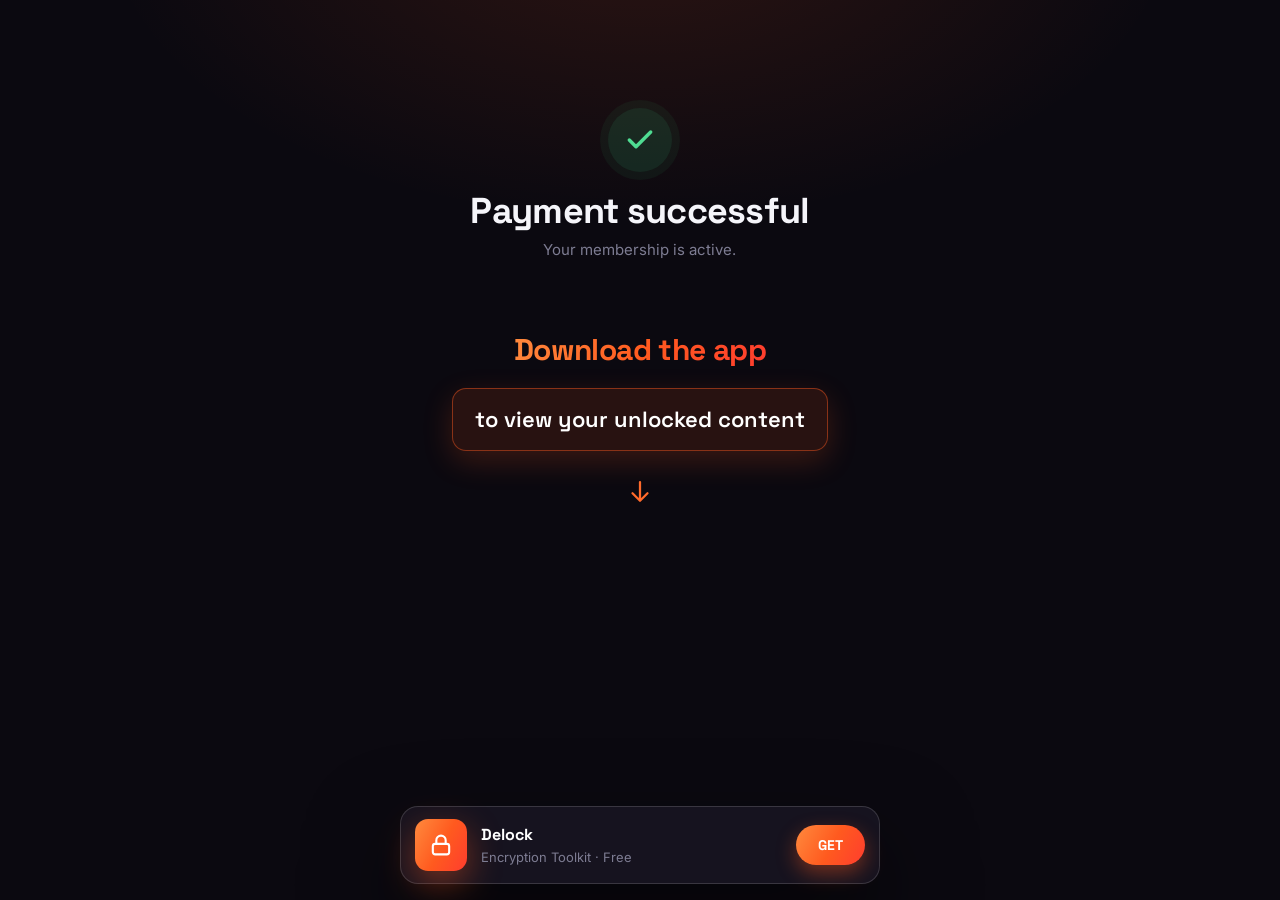
<file: success.html>
<!DOCTYPE html>
<html lang="en">
<head>
  <meta charset="UTF-8" />
  <meta name="viewport" content="width=device-width, initial-scale=1.0, viewport-fit=cover" />
  <meta name="theme-color" content="#0b0910" />
  <meta name="apple-mobile-web-app-capable" content="yes" />
  <meta name="apple-mobile-web-app-status-bar-style" content="black-translucent" />
  <title>Payment successful — Delock</title>
  <link rel="preconnect" href="https://fonts.googleapis.com" />
  <link rel="preconnect" href="https://fonts.gstatic.com" crossorigin />
  <link href="https://fonts.googleapis.com/css2?family=Space+Grotesk:wght@500;600;700&family=Inter:wght@400;500;600;700&display=swap" rel="stylesheet" />
  <link rel="stylesheet" href="css/styles.css" />
  <link rel="stylesheet" href="css/success.css" />
  <link rel="icon" href="data:image/svg+xml,%3Csvg xmlns='http://www.w3.org/2000/svg' viewBox='0 0 32 32'%3E%3Crect width='32' height='32' rx='9' fill='%23ff5a1f'/%3E%3Cpath d='M11 14v-2a5 5 0 0 1 10 0v2m-11 0h12v9H10z' fill='none' stroke='white' stroke-width='2' stroke-linejoin='round'/%3E%3C/svg%3E" />
</head>
<body class="success-body">
  <main class="success">
    <div class="success-top">
      <span class="success-check">
        <svg viewBox="0 0 24 24" fill="none"><path d="M20 6L9 17l-5-5" stroke="currentColor" stroke-width="2.6" stroke-linecap="round" stroke-linejoin="round"/></svg>
      </span>
      <h1 id="successHead">Payment successful</h1>
      <p id="successSub">Your membership is active.</p>
    </div>

    <div class="success-mid">
      <h2>Download the app</h2>
      <p>to view your unlocked content</p>
      <div class="success-arrow" aria-hidden="true">
        <svg viewBox="0 0 24 24" fill="none"><path d="M12 4v15M6 13l6 6 6-6" stroke="currentColor" stroke-width="1.8" stroke-linecap="round" stroke-linejoin="round"/></svg>
      </div>
    </div>
  </main>

  <!-- App download banner (smart-banner style) -->
  <a class="app-banner" href="#" id="appBanner">
    <span class="app-ico">
      <svg viewBox="0 0 24 24" fill="none"><path d="M8 11V8a4 4 0 0 1 8 0v3" stroke="#fff" stroke-width="1.8" stroke-linecap="round"/><rect x="5" y="11" width="14" height="9" rx="2" stroke="#fff" stroke-width="1.8"/></svg>
    </span>
    <span class="app-meta">
      <b>Delock</b>
      <span>Encryption Toolkit · Free</span>
    </span>
    <span class="app-get">GET</span>
  </a>

  <script>
    (function () {
      var p = new URLSearchParams(location.search);
      if (p.get('trial') === '1') {
        document.getElementById('successHead').textContent = 'Your 3-day trial is active';
        document.getElementById('successSub').textContent = "You'll be charged $0.01 for the trial.";
      } else {
        var planId = (p.get('plan') || '').toLowerCase();
        var label = planId.replace(/^\w/, function (c) { return c.toUpperCase(); });
        if (label) document.getElementById('successSub').textContent = 'Your ' + label + ' membership is active.';
        // apply the membership + gifted monthly credits to the local account
        if (planId === 'basic' || planId === 'premium') {
          try {
            var acc = JSON.parse(localStorage.getItem('delock.account') || '{}');
            if (!acc.id) acc.id = 'DLK-' + Math.random().toString(36).slice(2, 8).toUpperCase();
            acc.plan = planId;
            acc.credits = (acc.credits || 0) + (planId === 'premium' ? 1000 : 10);
            localStorage.setItem('delock.account', JSON.stringify(acc));
          } catch (e) { /* ignore */ }
        }
      }
    })();
  </script>
</body>
</html>
</file>
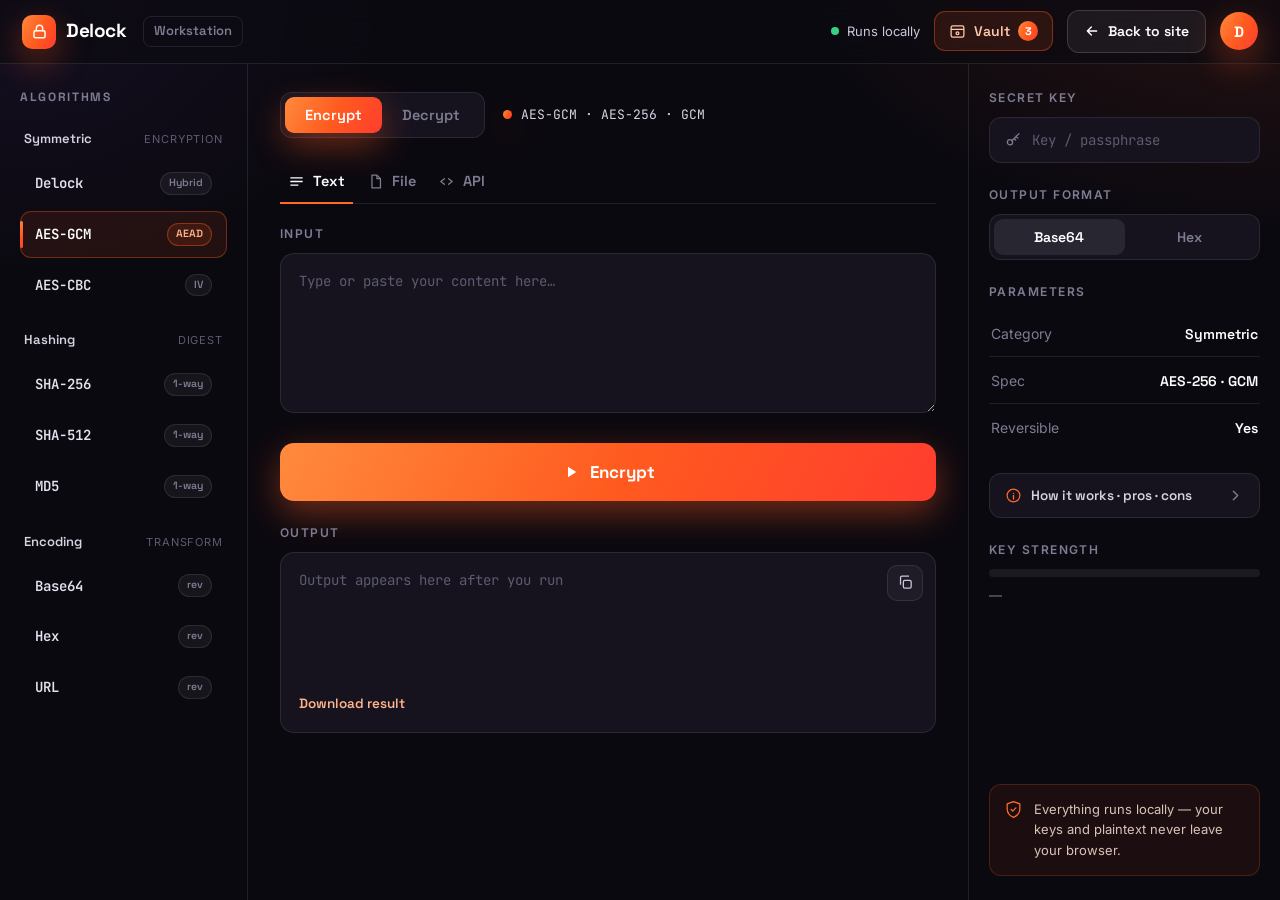
<file: workstation.html>
<!DOCTYPE html>
<html lang="en">
<head>
  <meta charset="UTF-8" />
  <meta name="viewport" content="width=device-width, initial-scale=1.0, viewport-fit=cover" />
  <meta name="theme-color" content="#0b0910" />
  <meta name="apple-mobile-web-app-capable" content="yes" />
  <meta name="apple-mobile-web-app-status-bar-style" content="black-translucent" />
  <title>Workstation — Delock</title>
  <meta name="description" content="Delock Workstation — encrypt, decrypt, hash and encode locally in your browser." />
  <link rel="preconnect" href="https://fonts.googleapis.com" />
  <link rel="preconnect" href="https://fonts.gstatic.com" crossorigin />
  <link href="https://fonts.googleapis.com/css2?family=Space+Grotesk:wght@500;600;700&family=Inter:wght@400;500;600;700&family=JetBrains+Mono:wght@400;600&display=swap" rel="stylesheet" />
  <link rel="stylesheet" href="css/styles.css" />
  <link rel="stylesheet" href="css/workstation.css" />
  <link rel="icon" href="data:image/svg+xml,%3Csvg xmlns='http://www.w3.org/2000/svg' viewBox='0 0 32 32'%3E%3Crect width='32' height='32' rx='9' fill='%23ff5a1f'/%3E%3Cpath d='M11 14v-2a5 5 0 0 1 10 0v2m-11 0h12v9H10z' fill='none' stroke='white' stroke-width='2' stroke-linejoin='round'/%3E%3C/svg%3E" />
</head>
<body class="ws-body">

  <!-- ===================== WORKSTATION TOPBAR ===================== -->
  <header class="ws-top">
    <a href="index.html" class="brand">
      <span class="logo-mark">
        <svg viewBox="0 0 24 24" fill="none"><path d="M8 11V8a4 4 0 0 1 8 0v3" stroke="#fff" stroke-width="1.8" stroke-linecap="round"/><rect x="5" y="11" width="14" height="9" rx="2" stroke="#fff" stroke-width="1.8"/></svg>
      </span>
      Delock
    </a>
    <span class="ws-top-tag">Workstation</span>
    <span class="ws-view-title" id="viewTitle">Console</span>
    <div class="ws-top-actions">
      <span class="ws-local-badge">
        <span class="dot"></span> Runs locally
      </span>
      <button class="ws-vault-btn" id="vaultBtn" type="button">
        <svg viewBox="0 0 24 24" fill="none"><rect x="3" y="4" width="18" height="16" rx="2.5" stroke="currentColor" stroke-width="1.8"/><path d="M3 9h18" stroke="currentColor" stroke-width="1.8"/><circle cx="12" cy="14.5" r="2" stroke="currentColor" stroke-width="1.8"/></svg>
        Vault
        <span class="ws-vault-badge" id="vaultBadgeTop">0</span>
      </button>
      <a href="index.html" class="btn btn-ghost ws-back">
        <svg viewBox="0 0 24 24" fill="none"><path d="M19 12H5M11 6l-6 6 6 6" stroke="currentColor" stroke-width="2" stroke-linecap="round" stroke-linejoin="round"/></svg>
        Back to site
      </a>
      <button class="ws-me-btn" id="meBtn" type="button" aria-label="Me">D</button>
    </div>
  </header>

  <!-- ===================== WORKSTATION GRID ===================== -->
  <div class="ws-grid">

    <!-- ----------------- LEFT: ALGORITHM LIST ----------------- -->
    <aside class="ws-side ws-algos" id="wsAlgos">
      <button class="ws-algos-toggle" id="algosToggle" type="button">
        <span class="ws-algos-lbl">Algorithm</span>
        <span class="ws-algos-cur" id="algosCurrent">AES-GCM</span>
        <svg viewBox="0 0 24 24" fill="none" class="chev"><path d="M6 9l6 6 6-6" stroke="currentColor" stroke-width="2" stroke-linecap="round" stroke-linejoin="round"/></svg>
      </button>
      <div class="ws-group">
        <div class="ws-group-head"><span>Algorithms</span></div>

        <div class="ws-sub"><span>Symmetric</span><span class="ws-sub-r">Encryption</span></div>
        <ul class="ws-list" id="algoList"><!-- populated by JS --></ul>

        <div class="ws-sub"><span>Hashing</span><span class="ws-sub-r">Digest</span></div>
        <ul class="ws-list" id="hashList"></ul>

        <div class="ws-sub"><span>Encoding</span><span class="ws-sub-r">Transform</span></div>
        <ul class="ws-list" id="encList"></ul>
      </div>
    </aside>

    <!-- ----------------- CENTER: CONSOLE ----------------- -->
    <main class="ws-main">
      <div class="ws-main-head">
        <div class="ws-mode" id="modeToggle">
          <button class="active" data-mode="encrypt" id="modeEncrypt">Encrypt</button>
          <button data-mode="decrypt" id="modeDecrypt">Decrypt</button>
        </div>
        <div class="ws-badge" id="algoBadge">
          <span class="d"></span><span id="badgeText">AES-GCM · AES-256 · GCM</span>
        </div>
      </div>

      <div class="ws-tabs" id="inputTabs">
        <button class="active" data-tab="text">
          <svg viewBox="0 0 24 24" fill="none"><path d="M4 7h16M4 12h16M4 17h10" stroke="currentColor" stroke-width="1.8" stroke-linecap="round"/></svg> Text
        </button>
        <button data-tab="file">
          <svg viewBox="0 0 24 24" fill="none"><path d="M7 3h7l5 5v13H7z" stroke="currentColor" stroke-width="1.8" stroke-linejoin="round"/><path d="M14 3v5h5" stroke="currentColor" stroke-width="1.8" stroke-linejoin="round"/></svg> File
        </button>
        <button data-tab="api">
          <svg viewBox="0 0 24 24" fill="none"><path d="M9 8l-5 4 5 4M15 8l5 4-5 4" stroke="currentColor" stroke-width="1.8" stroke-linecap="round" stroke-linejoin="round"/></svg> API
        </button>
      </div>

      <!-- TEXT PANE -->
      <section class="ws-pane" id="paneText">
        <label class="ws-label">Input</label>
        <textarea id="inputText" class="ws-textarea" placeholder="Type or paste your content here…" spellcheck="false"></textarea>
      </section>

      <!-- FILE PANE -->
      <section class="ws-pane" id="paneFile" hidden>
        <label class="ws-label">Input file</label>
        <label class="ws-drop" id="fileDrop">
          <input type="file" id="inputFile" hidden />
          <svg viewBox="0 0 24 24" fill="none"><path d="M12 16V4m0 0L7 9m5-5l5 5" stroke="currentColor" stroke-width="1.8" stroke-linecap="round" stroke-linejoin="round"/><path d="M5 19h14" stroke="currentColor" stroke-width="1.8" stroke-linecap="round"/></svg>
          <span id="fileLabel">Click to choose a file, or drop one here</span>
        </label>
      </section>

      <!-- API PANE -->
      <section class="ws-pane" id="paneApi" hidden>
        <label class="ws-label">API call</label>
        <pre class="ws-code" id="apiCode"></pre>
      </section>

      <button class="ws-run" id="runBtn">
        <svg viewBox="0 0 24 24" fill="none"><path d="M8 5v14l11-7z" fill="currentColor"/></svg>
        <span id="runLabel">Encrypt</span>
      </button>

      <label class="ws-label">Output</label>
      <div class="ws-output" id="outputBox">
        <button class="ws-copy" id="copyBtn" title="Copy">
          <svg viewBox="0 0 24 24" fill="none"><rect x="9" y="9" width="11" height="11" rx="2" stroke="currentColor" stroke-width="1.8"/><path d="M5 15V5a2 2 0 0 1 2-2h10" stroke="currentColor" stroke-width="1.8"/></svg>
        </button>
        <div class="ws-output-inner" id="outputText"><span class="ws-output-ph">Output appears here after you run</span></div>
        <a class="ws-download" id="downloadLink" hidden>Download result</a>
      </div>
    </main>

    <!-- ----------------- RIGHT: PARAMETERS ----------------- -->
    <aside class="ws-side ws-params">
      <div class="ws-field" id="keyField">
        <label class="ws-label">Secret key</label>
        <div class="ws-key">
          <svg viewBox="0 0 24 24" fill="none"><circle cx="8" cy="15" r="3.5" stroke="currentColor" stroke-width="1.7"/><path d="M10.5 13L20 3.5M16 7l2.5 2.5M13.5 10l2 2" stroke="currentColor" stroke-width="1.7" stroke-linecap="round"/></svg>
          <input id="keyInput" type="text" placeholder="Key / passphrase" autocomplete="off" spellcheck="false" />
        </div>
      </div>

      <div class="ws-field" id="formatField">
        <label class="ws-label">Output format</label>
        <div class="ws-seg" id="formatToggle">
          <button class="active" data-fmt="base64">Base64</button>
          <button data-fmt="hex">Hex</button>
        </div>
      </div>

      <div class="ws-field">
        <label class="ws-label">Parameters</label>
        <div class="ws-params-list">
          <div class="ws-prow"><span>Category</span><b id="pCategory">Symmetric</b></div>
          <div class="ws-prow"><span>Spec</span><b id="pSpec">AES-256 · GCM</b></div>
          <div class="ws-prow"><span>Reversible</span><b id="pReversible">Yes</b></div>
        </div>
      </div>

      <button class="ws-explain" id="explainBtn">
        <span><svg viewBox="0 0 24 24" fill="none"><circle cx="12" cy="12" r="9" stroke="currentColor" stroke-width="1.7"/><path d="M12 17v-5m0-3h.01" stroke="currentColor" stroke-width="1.9" stroke-linecap="round"/></svg> How it works · pros · cons</span>
        <svg viewBox="0 0 24 24" fill="none" class="chev"><path d="M9 6l6 6-6 6" stroke="currentColor" stroke-width="2" stroke-linecap="round" stroke-linejoin="round"/></svg>
      </button>
      <div class="ws-explain-body" id="explainBody" hidden></div>

      <div class="ws-field" id="strengthField">
        <label class="ws-label">Key strength</label>
        <div class="ws-strength"><span id="strengthBar"></span></div>
        <div class="ws-strength-txt" id="strengthTxt">—</div>
      </div>

      <div class="ws-note">
        <svg viewBox="0 0 24 24" fill="none"><path d="M12 2l8 3v6c0 5-3.4 9-8 11-4.6-2-8-6-8-11V5l8-3z" stroke="currentColor" stroke-width="1.6" stroke-linejoin="round"/><path d="M9 12l2 2 4-4" stroke="currentColor" stroke-width="1.6" stroke-linecap="round" stroke-linejoin="round"/></svg>
        Everything runs locally — your keys and plaintext never leave your browser.
      </div>
    </aside>

    <!-- ----------------- VAULT (inline view) ----------------- -->
    <section class="ws-vault" id="vaultPanel">
      <div class="ws-vault-head">
        <button class="ws-vault-close" id="vaultClose" type="button" aria-label="Back to console">
          <svg viewBox="0 0 24 24" fill="none"><path d="M19 12H5M11 6l-6 6 6 6" stroke="currentColor" stroke-width="2" stroke-linecap="round" stroke-linejoin="round"/></svg>
        </button>
        <div class="ws-vault-titlewrap">
          <h2>Vault</h2>
          <span class="ws-vault-count" id="vaultCount">0 items</span>
        </div>
        <button class="ws-vault-clear" id="vaultClear" type="button">Clear all</button>
      </div>
      <div class="ws-vault-tools">
        <label class="ws-vault-search">
          <svg viewBox="0 0 24 24" fill="none"><circle cx="11" cy="11" r="7" stroke="currentColor" stroke-width="1.8"/><path d="M21 21l-4-4" stroke="currentColor" stroke-width="1.8" stroke-linecap="round"/></svg>
          <input id="vaultSearch" type="text" placeholder="Search your vault…" autocomplete="off" spellcheck="false" />
        </label>
        <div class="ws-vault-filters" id="vaultFilters">
          <button class="active" data-filter="all" type="button">All</button>
          <button data-filter="decrypt" type="button">Unlocked</button>
          <button data-filter="encrypt" type="button">Encrypted</button>
          <button data-filter="file" type="button">Files</button>
          <button data-filter="hash" type="button">Hashes</button>
        </div>
      </div>
      <div class="ws-vault-body" id="vaultList"></div>
    </section>

    <!-- ----------------- ME / ACCOUNT (inline view) ----------------- -->
    <section class="ws-me" id="mePanel">
      <div class="ws-me-head">
        <button class="ws-me-close" id="meClose" type="button" aria-label="Back to console">
          <svg viewBox="0 0 24 24" fill="none"><path d="M19 12H5M11 6l-6 6 6 6" stroke="currentColor" stroke-width="2" stroke-linecap="round" stroke-linejoin="round"/></svg>
        </button>
        <h2>Me</h2>
      </div>
      <div class="ws-me-body">
        <div class="me-profile">
          <span class="me-avatar" id="meAvatar">D</span>
          <div class="me-id">
            <b id="meName">Guest account</b>
            <span id="meSubline">Basic plan · DLK-000000</span>
          </div>
          <span class="me-google-chip" id="meGoogleChip" hidden>Google</span>
        </div>

        <button class="me-google" id="meGoogle" type="button">
          <svg viewBox="0 0 48 48" aria-hidden="true"><path fill="#FFC107" d="M43.6 20.5H42V20H24v8h11.3C33.7 32.4 29.3 35 24 35c-6.1 0-11-4.9-11-11s4.9-11 11-11c2.8 0 5.4 1.1 7.3 2.8l5.7-5.7C33.6 6.1 29.1 4 24 4 12.9 4 4 12.9 4 24s8.9 20 20 20 20-8.9 20-20c0-1.3-.1-2.3-.4-3.5z"/><path fill="#FF3D00" d="M6.3 14.7l6.6 4.8C14.7 16 19 13 24 13c2.8 0 5.4 1.1 7.3 2.8l5.7-5.7C33.6 6.1 29.1 4 24 4 16.3 4 9.7 8.3 6.3 14.7z"/><path fill="#4CAF50" d="M24 44c5.2 0 9.9-2 13.4-5.2l-6.2-5.1C29.2 35 26.7 36 24 36c-5.3 0-9.7-2.6-11.3-7l-6.5 5C9.6 39.6 16.2 44 24 44z"/><path fill="#1976D2" d="M43.6 20.5H42V20H24v8h11.3c-.8 2.2-2.3 4.1-4.1 5.6l6.2 5.1C40.9 36 44 30.6 44 24c0-1.3-.1-2.3-.4-3.5z"/></svg>
          <span>Continue with Google</span>
        </button>
        <p class="me-account-note" id="meAccountNote">You're on a temporary account — no sign-in needed. Link Google to save it and sync across devices.</p>
        <div class="me-linked" id="meLinked" hidden>
          <span class="me-linked-l">
            <svg viewBox="0 0 24 24" fill="none"><path d="M20 6L9 17l-5-5" stroke="currentColor" stroke-width="2.4" stroke-linecap="round" stroke-linejoin="round"/></svg>
            Signed in with Google
          </span>
          <button class="me-unlink" id="meUnlink" type="button">Disconnect</button>
        </div>

        <!-- Membership tiers -->
        <div class="me-group">
          <div class="me-group-title">Membership</div>
          <div class="me-plans" id="mePlans"></div>
        </div>

        <!-- Credits -->
        <div class="me-group">
          <div class="me-group-title">Credits</div>
          <div class="me-credits">
            <div class="me-credits-bal">
              <span>Balance</span>
              <b id="meCredits">0</b>
            </div>
            <div class="me-credits-rate" id="meRate"></div>
            <div class="me-credit-packs" id="mePacks"></div>
          </div>
        </div>

        <!-- Support -->
        <div class="me-group">
          <div class="me-group-title">Support</div>
          <button class="me-row" id="meSupport" type="button">
            <span class="me-row-l">
              <svg viewBox="0 0 24 24" fill="none"><rect x="3" y="5" width="18" height="14" rx="2.5" stroke="currentColor" stroke-width="1.7"/><path d="M4 7l8 6 8-6" stroke="currentColor" stroke-width="1.7" stroke-linecap="round" stroke-linejoin="round"/></svg>
              Contact support
            </span>
            <svg class="me-chev" viewBox="0 0 24 24" fill="none"><path d="M9 6l6 6-6 6" stroke="currentColor" stroke-width="2" stroke-linecap="round" stroke-linejoin="round"/></svg>
          </button>
        </div>

        <div class="me-group">
          <div class="me-group-title">Settings</div>
          <label class="me-row me-switch">
            <span class="me-row-l">
              <svg viewBox="0 0 24 24" fill="none"><rect x="3" y="4" width="18" height="16" rx="2.5" stroke="currentColor" stroke-width="1.7"/><path d="M3 9h18" stroke="currentColor" stroke-width="1.7"/></svg>
              Auto-save results to Vault
            </span>
            <input type="checkbox" id="autosaveToggle" checked />
            <span class="me-knob"></span>
          </label>
          <button class="me-row" id="meClearVault" type="button">
            <span class="me-row-l">
              <svg viewBox="0 0 24 24" fill="none"><path d="M4 7h16M9 7V5a2 2 0 0 1 2-2h2a2 2 0 0 1 2 2v2M6 7l1 13h10l1-13" stroke="currentColor" stroke-width="1.7" stroke-linecap="round" stroke-linejoin="round"/></svg>
              Clear vault
            </span>
            <svg class="me-chev" viewBox="0 0 24 24" fill="none"><path d="M9 6l6 6-6 6" stroke="currentColor" stroke-width="2" stroke-linecap="round" stroke-linejoin="round"/></svg>
          </button>
        </div>

        <div class="me-group">
          <div class="me-group-title">About &amp; legal</div>
          <a class="me-row" href="#">
            <span class="me-row-l"><svg viewBox="0 0 24 24" fill="none"><path d="M12 2l8 3v6c0 5-3.4 9-8 11-4.6-2-8-6-8-11V5l8-3z" stroke="currentColor" stroke-width="1.7" stroke-linejoin="round"/></svg> Privacy Policy</span>
            <svg class="me-chev" viewBox="0 0 24 24" fill="none"><path d="M9 6l6 6-6 6" stroke="currentColor" stroke-width="2" stroke-linecap="round" stroke-linejoin="round"/></svg>
          </a>
          <a class="me-row" href="#">
            <span class="me-row-l"><svg viewBox="0 0 24 24" fill="none"><path d="M7 3h7l5 5v13H7z" stroke="currentColor" stroke-width="1.7" stroke-linejoin="round"/><path d="M14 3v5h5" stroke="currentColor" stroke-width="1.7"/></svg> Terms of Service</span>
            <svg class="me-chev" viewBox="0 0 24 24" fill="none"><path d="M9 6l6 6-6 6" stroke="currentColor" stroke-width="2" stroke-linecap="round" stroke-linejoin="round"/></svg>
          </a>
          <a class="me-row" href="#">
            <span class="me-row-l"><svg viewBox="0 0 24 24" fill="none"><path d="M8 11V8a4 4 0 0 1 8 0v3" stroke="currentColor" stroke-width="1.7" stroke-linecap="round"/><rect x="5" y="11" width="14" height="9" rx="2" stroke="currentColor" stroke-width="1.7"/></svg> Security</span>
            <svg class="me-chev" viewBox="0 0 24 24" fill="none"><path d="M9 6l6 6-6 6" stroke="currentColor" stroke-width="2" stroke-linecap="round" stroke-linejoin="round"/></svg>
          </a>
          <a class="me-row" href="#">
            <span class="me-row-l"><svg viewBox="0 0 24 24" fill="none"><circle cx="12" cy="12" r="9" stroke="currentColor" stroke-width="1.7"/><path d="M9.5 9a2.5 2.5 0 1 1 3.5 2.3c-.7.3-1 .8-1 1.7M12 17h.01" stroke="currentColor" stroke-width="1.7" stroke-linecap="round"/></svg> Help &amp; Support</span>
            <svg class="me-chev" viewBox="0 0 24 24" fill="none"><path d="M9 6l6 6-6 6" stroke="currentColor" stroke-width="2" stroke-linecap="round" stroke-linejoin="round"/></svg>
          </a>
          <div class="me-row me-static">
            <span class="me-row-l"><svg viewBox="0 0 24 24" fill="none"><circle cx="12" cy="12" r="9" stroke="currentColor" stroke-width="1.7"/><path d="M12 11v5M12 8h.01" stroke="currentColor" stroke-width="1.8" stroke-linecap="round"/></svg> Version</span>
            <span class="me-row-r">1.0.0</span>
          </div>
        </div>

        <button class="me-logout" id="meLogout" type="button">
          <svg viewBox="0 0 24 24" fill="none"><path d="M15 12H4m0 0l4-4m-4 4l4 4M14 4h4a2 2 0 0 1 2 2v12a2 2 0 0 1-2 2h-4" stroke="currentColor" stroke-width="1.8" stroke-linecap="round" stroke-linejoin="round"/></svg>
          Log out
        </button>
        <p class="me-foot">Delock runs entirely on your device. © 2026 Delock.</p>
      </div>
    </section>
  </div>

  <!-- ===================== MOBILE TAB BAR ===================== -->
  <nav class="ws-tabbar" id="wsTabbar">
    <button data-view="vault" type="button" class="ws-tab-vault">
      <svg viewBox="0 0 24 24" fill="none"><rect x="3" y="4" width="18" height="16" rx="2.5" stroke="currentColor" stroke-width="1.8"/><path d="M3 9h18" stroke="currentColor" stroke-width="1.8"/><circle cx="12" cy="14.5" r="2" stroke="currentColor" stroke-width="1.8"/></svg>
      <span>Vault</span>
      <span class="ws-tab-badge" id="vaultBadgeTab" hidden>0</span>
    </button>
    <button data-view="encrypt" class="active" type="button">
      <svg viewBox="0 0 24 24" fill="none"><path d="M8 11V8a4 4 0 0 1 8 0v3" stroke="currentColor" stroke-width="1.8" stroke-linecap="round"/><rect x="5" y="11" width="14" height="9" rx="2" stroke="currentColor" stroke-width="1.8"/></svg>
      <span>Encrypt</span>
    </button>
    <button data-view="decrypt" type="button">
      <svg viewBox="0 0 24 24" fill="none"><path d="M8 11V7.5A4 4 0 0 1 15.5 5.6" stroke="currentColor" stroke-width="1.8" stroke-linecap="round"/><rect x="5" y="11" width="14" height="9" rx="2" stroke="currentColor" stroke-width="1.8"/></svg>
      <span>Decrypt</span>
    </button>
    <button data-view="more" type="button">
      <svg viewBox="0 0 24 24" fill="none"><circle cx="5" cy="12" r="1.7" fill="currentColor"/><circle cx="12" cy="12" r="1.7" fill="currentColor"/><circle cx="19" cy="12" r="1.7" fill="currentColor"/></svg>
      <span>More</span>
    </button>
    <button data-view="me" type="button">
      <svg viewBox="0 0 24 24" fill="none"><circle cx="12" cy="8" r="4" stroke="currentColor" stroke-width="1.8"/><path d="M4 21c0-4 3.6-6 8-6s8 2 8 6" stroke="currentColor" stroke-width="1.8" stroke-linecap="round"/></svg>
      <span>Me</span>
    </button>
  </nav>

  <div class="ws-toast" id="toast"></div>

  <script src="js/workstation.js"></script>
</body>
</html>
</file>
<file: css/styles.css>
/* =====================================================================
   Delock — Data Leak & Dark Web Monitoring
   Visual language modeled on n8n.io: dark UI, vivid orange accent,
   floating pill navbar, announcement bar, glowing hero, bold geometric
   display type, rounded surfaces.
   ===================================================================== */

:root {
  /* Accent — n8n-style orange → red */
  --orange: #ff6a2b;
  --orange-2: #ff3d2e;
  --grad: linear-gradient(118deg, #ff8a3d 0%, #ff5a1f 52%, #ff3d2e 100%);
  --grad-blue: linear-gradient(90deg, #5b6cff, #a44bff);

  /* Ink & text (dark theme) */
  --ink: #f5f5fa;
  --body: #b6b5c7;
  --muted: #7d7c92;
  --faint: #5c5b70;

  /* Surfaces */
  --bg: #0b0910;
  --bg-2: #0f0d17;
  --surface: #16131f;
  --surface-2: #1d1929;
  --line: rgba(255, 255, 255, .09);
  --line-2: rgba(255, 255, 255, .15);

  /* Effects */
  --shadow-sm: 0 2px 10px rgba(0, 0, 0, .35);
  --shadow-md: 0 18px 50px rgba(0, 0, 0, .5);
  --shadow-lg: 0 40px 90px rgba(0, 0, 0, .6);
  --glow: 0 12px 34px rgba(255, 90, 31, .42);
  --radius: 16px;
  --radius-lg: 22px;

  --maxw: 1200px;
  --font-display: "Space Grotesk", "Inter", system-ui, sans-serif;
  --font-body: "Inter", system-ui, -apple-system, sans-serif;
}

* { box-sizing: border-box; -webkit-tap-highlight-color: transparent; }
html { scroll-behavior: smooth; -webkit-text-size-adjust: 100%; }

/* Tactile press feedback on touch */
.btn:active { transform: translateY(0) scale(.97); }

/* App-style sticky CTA — mobile only (shown via media query) */
.mobile-cta { display: none; }

body {
  margin: 0;
  font-family: var(--font-body);
  color: var(--body);
  background: var(--bg);
  line-height: 1.6;
  -webkit-font-smoothing: antialiased;
  text-rendering: optimizeLegibility;
}

h1, h2, h3, h4 {
  font-family: var(--font-display);
  color: var(--ink);
  line-height: 1.06;
  letter-spacing: -.02em;
  margin: 0 0 .5em;
  font-weight: 700;
}

a { color: inherit; text-decoration: none; }
img, svg { display: block; max-width: 100%; }

.container {
  width: 100%;
  max-width: var(--maxw);
  margin: 0 auto;
  padding: 0 24px;
}

.grad-text {
  background: var(--grad);
  -webkit-background-clip: text;
  background-clip: text;
  -webkit-text-fill-color: transparent;
}
.dim { color: #8d8ca3; }

.eyebrow {
  display: inline-flex;
  align-items: center;
  gap: 8px;
  font-family: var(--font-display);
  font-weight: 600;
  font-size: 13px;
  letter-spacing: .12em;
  text-transform: uppercase;
  color: var(--orange);
}
.eyebrow::before {
  content: "";
  width: 22px; height: 2px;
  background: var(--grad);
  border-radius: 2px;
}

/* ----------------------------- Buttons ------------------------------ */
.btn {
  display: inline-flex;
  align-items: center;
  justify-content: center;
  gap: 8px;
  font-family: var(--font-display);
  font-weight: 600;
  font-size: 15px;
  padding: 13px 22px;
  border-radius: 12px;
  border: 1px solid transparent;
  cursor: pointer;
  transition: transform .15s ease, box-shadow .2s ease, background .2s ease, color .2s ease, border-color .2s ease;
  white-space: nowrap;
}
.btn svg { width: 18px; height: 18px; }
.btn-grad {
  background: var(--grad);
  color: #fff;
  box-shadow: var(--glow);
}
.btn-grad:hover { transform: translateY(-2px); box-shadow: 0 18px 44px rgba(255, 90, 31, .55); }
.btn-primary {
  background: #fff;
  color: #0b0910;
}
.btn-primary:hover { transform: translateY(-2px); box-shadow: 0 14px 30px rgba(255,255,255,.18); }
.btn-ghost {
  background: rgba(255, 255, 255, .06);
  color: #fff;
  border-color: var(--line-2);
}
.btn-ghost:hover { background: rgba(255, 255, 255, .12); transform: translateY(-2px); }
.btn-light {
  background: rgba(255, 255, 255, .1);
  color: #fff;
  border-color: rgba(255, 255, 255, .2);
}
.btn-light:hover { background: rgba(255, 255, 255, .18); }
.btn-lg { padding: 16px 28px; font-size: 16px; }

/* -------------------------- Announcement ---------------------------- */
.topbar { padding: 16px 24px 0; display: flex; justify-content: center; }
.topbar-pill {
  display: inline-flex;
  align-items: center;
  gap: 16px;
  max-width: var(--maxw);
  width: 100%;
  justify-content: center;
  padding: 9px 9px 9px 20px;
  border-radius: 999px;
  background: rgba(255, 255, 255, .04);
  border: 1px solid var(--line);
  position: relative;
  font-size: 14px;
  color: #d7d6e6;
}
.topbar-pill::before {
  content: "";
  position: absolute; inset: -1px;
  border-radius: 999px;
  padding: 1px;
  background: linear-gradient(90deg, rgba(91,108,255,.6), rgba(255,90,31,.6));
  -webkit-mask: linear-gradient(#000 0 0) content-box, linear-gradient(#000 0 0);
  -webkit-mask-composite: xor; mask-composite: exclude;
  opacity: .5;
  pointer-events: none;
}
.topbar-btn {
  font-family: var(--font-display);
  font-weight: 600; font-size: 13.5px;
  color: #fff;
  background: var(--grad-blue);
  padding: 8px 16px;
  border-radius: 999px;
  white-space: nowrap;
}

/* ----------------------------- Navbar ------------------------------- */
.nav {
  position: sticky;
  top: 14px;
  z-index: 50;
  padding: 14px 24px 0;
}
.nav-inner {
  display: flex;
  align-items: center;
  gap: 28px;
  height: 64px;
  max-width: var(--maxw);
  margin: 0 auto;
  padding: 0 12px 0 22px;
  border-radius: 18px;
  background: rgba(18, 15, 26, .72);
  backdrop-filter: saturate(160%) blur(16px);
  border: 1px solid var(--line);
  transition: border-color .2s ease, box-shadow .2s ease, background .2s ease;
}
.nav.scrolled .nav-inner { background: rgba(18, 15, 26, .9); box-shadow: var(--shadow-md); border-color: var(--line-2); }

.brand {
  display: flex;
  align-items: center;
  gap: 10px;
  font-family: var(--font-display);
  font-weight: 700;
  font-size: 21px;
  color: #fff;
  letter-spacing: -.02em;
}
.brand .logo-mark {
  width: 34px; height: 34px;
  border-radius: 10px;
  background: var(--grad);
  display: grid;
  place-items: center;
  box-shadow: var(--glow);
}
.brand .logo-mark svg { width: 19px; height: 19px; }

.nav-links {
  display: flex;
  align-items: center;
  gap: 2px;
  list-style: none;
  margin: 0;
  padding: 0;
}
.nav-links a {
  display: inline-flex;
  align-items: center;
  gap: 5px;
  padding: 8px 13px;
  border-radius: 10px;
  font-weight: 500;
  font-size: 15px;
  color: #c8c7d8;
  transition: background .15s ease, color .15s ease;
}
.nav-links a:hover { background: rgba(255, 255, 255, .06); color: #fff; }
.nav-links svg { width: 13px; height: 13px; opacity: .7; }

.nav-actions { display: flex; align-items: center; gap: 12px; margin-left: auto; }
.gh-pill {
  display: inline-flex; align-items: center; gap: 8px;
  padding: 8px 13px; border-radius: 11px;
  background: rgba(255, 255, 255, .05);
  border: 1px solid var(--line);
  font-family: var(--font-display); font-weight: 600; font-size: 13.5px; color: #e6e5f2;
}
.gh-pill svg { width: 16px; height: 16px; }
.nav-actions .link { font-weight: 600; font-size: 15px; color: #fff; padding: 8px 6px; }
.nav-toggle {
  display: none;
  margin-left: auto;
  width: 44px; height: 44px;
  border: 1px solid var(--line-2);
  border-radius: 12px;
  background: rgba(255, 255, 255, .05);
  cursor: pointer;
}
.nav-toggle span, .nav-toggle span::before, .nav-toggle span::after {
  content: "";
  display: block;
  width: 18px; height: 2px;
  background: #fff;
  margin: 0 auto;
  border-radius: 2px;
  position: relative;
}
.nav-toggle span::before { position: absolute; top: -6px; }
.nav-toggle span::after { position: absolute; top: 6px; }

/* ------------------------------ Hero -------------------------------- */
.hero {
  position: relative;
  overflow: hidden;
  padding: 80px 0 76px;
}
.hero::before {
  content: "";
  position: absolute; inset: 0;
  background:
    radial-gradient(900px 520px at 86% 12%, rgba(255, 90, 31, .26), transparent 60%),
    radial-gradient(700px 460px at 95% -5%, rgba(120, 90, 255, .18), transparent 55%),
    radial-gradient(800px 500px at 6% 8%, rgba(255, 61, 46, .10), transparent 60%);
  pointer-events: none;
}
.hero-grid {
  position: relative;
  display: grid;
  grid-template-columns: 1.05fr .95fr;
  gap: 48px;
  align-items: center;
}
.hero h1 {
  font-size: clamp(40px, 5.6vw, 68px);
  margin-bottom: 22px;
}
.hero .lead {
  font-size: 19px;
  color: var(--body);
  max-width: 540px;
  margin: 0 0 30px;
}
.hero-cta { display: flex; gap: 14px; flex-wrap: wrap; align-items: center; }
.hero-note {
  margin-top: 20px;
  font-size: 14px;
  color: var(--muted);
  display: flex;
  align-items: center;
  gap: 8px;
}
.hero-note svg { width: 16px; height: 16px; color: #36d27e; }

.badge-pill {
  display: inline-flex;
  align-items: center;
  gap: 10px;
  background: rgba(255, 255, 255, .04);
  border: 1px solid var(--line);
  border-radius: 999px;
  padding: 7px 16px 7px 7px;
  font-size: 13.5px;
  font-weight: 500;
  color: #d7d6e6;
  margin-bottom: 26px;
}
.badge-pill .tag {
  background: var(--grad);
  color: #fff;
  font-family: var(--font-display);
  font-weight: 600;
  font-size: 12px;
  padding: 4px 10px;
  border-radius: 999px;
}

/* Hero terminal / scanner panel */
.scanner {
  position: relative;
  background: linear-gradient(180deg, #15121e, #100d18);
  border: 1px solid var(--line-2);
  border-radius: var(--radius-lg);
  box-shadow: var(--shadow-lg);
  overflow: hidden;
  color: #cdd0f0;
}
.scanner::before {
  content: "";
  position: absolute; inset: 0;
  background: radial-gradient(600px 200px at 100% 0, rgba(255, 90, 31, .18), transparent 60%);
  pointer-events: none;
}
.scanner-bar {
  display: flex;
  align-items: center;
  gap: 8px;
  padding: 14px 18px;
  border-bottom: 1px solid var(--line);
}
.scanner-bar .dot { width: 11px; height: 11px; border-radius: 50%; }
.scanner-bar .dot.r { background: #ff5f57; }
.scanner-bar .dot.y { background: #febc2e; }
.scanner-bar .dot.g { background: #28c840; }
.scanner-bar .title {
  margin-left: 10px;
  font-family: var(--font-display);
  font-size: 13px;
  color: #8c8fc0;
}
.scanner-body { padding: 22px; font-family: "JetBrains Mono", "SFMono-Regular", monospace; font-size: 13.5px; line-height: 1.9; }
.scanner-body .row { display: flex; gap: 10px; }
.scanner-body .muted { color: #6f72a6; }
.scanner-body .ok { color: #45d483; }
.scanner-body .warn { color: #ffb454; }
.scanner-body .crit { color: var(--orange); font-weight: 600; }
.cursor { display: inline-block; width: 8px; height: 16px; background: var(--orange); vertical-align: middle; animation: blink 1.05s steps(1) infinite; }
@keyframes blink { 50% { opacity: 0; } }

.alert-card {
  position: absolute;
  right: -18px;
  bottom: 26px;
  background: #1b1726;
  border: 1px solid var(--line-2);
  color: var(--ink);
  border-radius: 14px;
  padding: 14px 16px;
  width: 248px;
  box-shadow: var(--shadow-lg);
  display: flex;
  gap: 12px;
  align-items: flex-start;
  animation: floaty 4s ease-in-out infinite;
}
@keyframes floaty { 0%,100% { transform: translateY(0); } 50% { transform: translateY(-9px); } }
.alert-card .ico {
  flex: 0 0 38px; height: 38px;
  border-radius: 10px;
  background: rgba(255, 90, 31, .14);
  color: var(--orange);
  display: grid; place-items: center;
}
.alert-card .ico svg { width: 20px; height: 20px; }
.alert-card strong { display: block; font-family: var(--font-display); font-size: 14px; color: #fff; }
.alert-card span { font-size: 12.5px; color: var(--muted); }

/* ---------------------------- Logo strip ---------------------------- */
.logos {
  padding: 38px 0 6px;
  border-bottom: 1px solid var(--line);
}
.logos p {
  text-align: center;
  font-size: 13px;
  letter-spacing: .12em;
  text-transform: uppercase;
  color: var(--muted);
  margin: 0 0 22px;
  font-weight: 600;
}
.logo-row {
  display: flex;
  flex-wrap: wrap;
  justify-content: center;
  align-items: center;
  gap: 18px 48px;
  opacity: .6;
}
.logo-row span {
  font-family: var(--font-display);
  font-weight: 700;
  font-size: 21px;
  color: #b9b8cc;
  letter-spacing: -.01em;
}

/* ------------------------------ Sections ---------------------------- */
section { scroll-margin-top: 96px; }
.section { padding: 94px 0; }
.section.alt { background: var(--bg-2); }
.section.dark { background: #08070d; }

.section-head { max-width: 720px; margin: 0 auto 56px; text-align: center; }
.section-head h2 { font-size: clamp(30px, 3.8vw, 46px); margin: 14px 0 14px; }
.section-head p { font-size: 18px; color: var(--muted); margin: 0; }

/* Feature grid */
.feature-grid {
  display: grid;
  grid-template-columns: repeat(3, 1fr);
  gap: 22px;
}
.card {
  background: var(--surface);
  border: 1px solid var(--line);
  border-radius: var(--radius);
  padding: 28px;
  transition: transform .2s ease, box-shadow .2s ease, border-color .2s ease, background .2s ease;
}
.card:hover { transform: translateY(-4px); box-shadow: var(--shadow-md); border-color: var(--line-2); background: var(--surface-2); }
.card .ic {
  width: 50px; height: 50px;
  border-radius: 14px;
  display: grid; place-items: center;
  background: rgba(255, 90, 31, .12);
  color: var(--orange);
  margin-bottom: 18px;
}
.card .ic svg { width: 25px; height: 25px; }
.card.violet .ic { background: rgba(140, 100, 255, .14); color: #a98bff; }
.card.mag .ic { background: rgba(255, 70, 120, .14); color: #ff6f9c; }
.card h3 { font-size: 20px; margin-bottom: 8px; }
.card p { margin: 0; font-size: 15.5px; color: var(--muted); }

/* How it works */
.steps {
  display: grid;
  grid-template-columns: repeat(3, 1fr);
  gap: 24px;
}
.step { position: relative; padding-top: 8px; }
.step .num {
  font-family: var(--font-display);
  font-weight: 700;
  font-size: 15px;
  width: 44px; height: 44px;
  border-radius: 12px;
  background: var(--grad);
  color: #fff;
  display: grid; place-items: center;
  margin-bottom: 18px;
  box-shadow: var(--glow);
}
.step h3 { font-size: 21px; }
.step p { color: var(--muted); margin: 0; font-size: 15.5px; }

/* Split feature rows */
.split {
  display: grid;
  grid-template-columns: 1fr 1fr;
  gap: 56px;
  align-items: center;
}
.split + .split { margin-top: 96px; }
.split.reverse .split-media { order: -1; }
.split h2 { font-size: clamp(26px, 3vw, 38px); }
.split p { font-size: 17px; color: var(--body); }
.check-list { list-style: none; padding: 0; margin: 22px 0 28px; display: grid; gap: 12px; }
.check-list li { display: flex; gap: 12px; align-items: flex-start; font-weight: 500; color: #e3e2ee; }
.check-list li svg { flex: 0 0 22px; width: 22px; height: 22px; color: var(--orange); margin-top: 2px; }

.split-media {
  background: linear-gradient(160deg, rgba(255,90,31,.10), rgba(140,100,255,.08));
  border: 1px solid var(--line);
  border-radius: var(--radius-lg);
  padding: 26px;
  box-shadow: var(--shadow-md);
}
.panel {
  background: var(--surface);
  border-radius: var(--radius);
  border: 1px solid var(--line-2);
  box-shadow: var(--shadow-sm);
  overflow: hidden;
}
.panel-head {
  display: flex; align-items: center; gap: 10px;
  padding: 16px 18px;
  border-bottom: 1px solid var(--line);
  font-family: var(--font-display);
  font-weight: 600; font-size: 14px; color: #fff;
}
.panel-head .pulse { width: 9px; height: 9px; border-radius: 50%; background: #36d27e; box-shadow: 0 0 0 0 rgba(54,210,126,.5); animation: pulse 2s infinite; }
@keyframes pulse { 70% { box-shadow: 0 0 0 8px rgba(54,210,126,0); } 100% { box-shadow: 0 0 0 0 rgba(54,210,126,0); } }
.leak-item {
  display: flex; align-items: center; gap: 14px;
  padding: 15px 18px;
  border-bottom: 1px solid var(--line);
}
.leak-item:last-child { border-bottom: 0; }
.leak-item .sev {
  font-family: var(--font-display);
  font-size: 11px; font-weight: 700;
  padding: 4px 9px; border-radius: 7px;
  text-transform: uppercase; letter-spacing: .04em;
}
.sev.high { background: rgba(255, 70, 50, .16); color: #ff7a66; }
.sev.med { background: rgba(255, 180, 84, .16); color: #ffc06b; }
.sev.low { background: rgba(54, 210, 126, .16); color: #4fdc92; }
.leak-item .meta { flex: 1; }
.leak-item .meta b { font-family: var(--font-display); font-size: 14.5px; color: #fff; display: block; }
.leak-item .meta span { font-size: 12.5px; color: var(--muted); }
.leak-item .time { font-size: 12px; color: var(--muted); font-variant-numeric: tabular-nums; }

/* Stats band */
.stats {
  display: grid;
  grid-template-columns: repeat(4, 1fr);
  gap: 24px;
}
.stat { text-align: center; padding: 10px; }
.stat .big {
  font-family: var(--font-display);
  font-weight: 700;
  font-size: clamp(34px, 4vw, 52px);
  line-height: 1;
  background: linear-gradient(120deg, #ffae6b, #ff5a1f);
  -webkit-background-clip: text; background-clip: text; -webkit-text-fill-color: transparent;
}
.stat .lbl { margin-top: 10px; color: var(--muted); font-size: 15px; }

/* Integrations marquee */
.integrations { text-align: center; }
.chips { display: flex; flex-wrap: wrap; justify-content: center; gap: 12px; max-width: 880px; margin: 0 auto; }
.chip {
  display: inline-flex; align-items: center; gap: 8px;
  background: var(--surface); border: 1px solid var(--line);
  border-radius: 999px; padding: 10px 18px;
  font-family: var(--font-display); font-weight: 600; font-size: 14.5px; color: #e3e2ee;
  transition: transform .15s ease, border-color .15s ease, background .15s ease;
}
.chip:hover { transform: translateY(-3px); border-color: var(--orange); background: var(--surface-2); }
.chip .d { width: 9px; height: 9px; border-radius: 50%; background: var(--grad); }

/* Pricing */
.pricing-grid {
  display: grid;
  grid-template-columns: repeat(3, 1fr);
  gap: 24px;
  align-items: stretch;
}
/* two-plan membership layout (applied above the mobile single-column rule) */
@media (min-width: 720px) {
  .pricing-grid.duo { grid-template-columns: repeat(2, 1fr); max-width: 780px; margin: 0 auto; }
}
/* mobile: keep both plans side-by-side and fit the whole section in one screen */
@media (max-width: 719px) {
  #pricing.section { padding: 38px 0; }
  #pricing .section-head { margin-bottom: 20px; }
  #pricing .section-head h2 { font-size: 25px; margin-bottom: 8px; }
  #pricing .section-head p { display: none; }
  .pricing-grid.duo { grid-template-columns: 1fr 1fr; gap: 12px; }
  .price-card { padding: 18px 14px; border-radius: 16px; }
  .price-card .tag-pop { display: none; }
  .price-card .desc { display: none; }
  .price-card h3 { font-size: 17px; margin-bottom: 4px; }
  .price-card .amount { margin: 8px 0 2px; }
  .price-card .amount .n { font-size: 26px; }
  .price-card .amount .per { font-size: 12px; }
  .price-card ul { margin: 14px 0 16px; gap: 9px; }
  .price-card li { font-size: 12.5px; gap: 7px; line-height: 1.35; }
  .price-card li svg { flex: 0 0 15px; width: 15px; height: 15px; margin-top: 1px; }
  .price-card .btn { padding: 11px; font-size: 13.5px; }
}
.price-card {
  background: var(--surface);
  border: 1px solid var(--line);
  border-radius: var(--radius-lg);
  padding: 32px 28px;
  display: flex; flex-direction: column;
  transition: transform .2s ease, box-shadow .2s ease, border-color .2s ease;
}
.price-card:hover { transform: translateY(-4px); box-shadow: var(--shadow-md); border-color: var(--line-2); }
.price-card.popular {
  border: 1px solid transparent;
  background:
    linear-gradient(var(--surface), var(--surface)) padding-box,
    var(--grad) border-box;
  box-shadow: var(--shadow-lg);
  position: relative;
}
.price-card .tag-pop {
  position: absolute; top: 22px; right: 22px;
  background: var(--grad); color: #fff;
  font-family: var(--font-display); font-weight: 600; font-size: 12px;
  padding: 5px 12px; border-radius: 999px;
}
.price-card h3 { font-size: 20px; margin-bottom: 6px; }
.price-card .desc { font-size: 14.5px; color: var(--muted); min-height: 42px; }
.amount { font-family: var(--font-display); font-weight: 700; color: #fff; margin: 18px 0 4px; }
.amount .n { font-size: 46px; letter-spacing: -.03em; }
.amount .per { font-size: 15px; color: var(--muted); font-weight: 500; }
.price-card ul { list-style: none; padding: 0; margin: 22px 0 26px; display: grid; gap: 12px; }
.price-card li { display: flex; gap: 10px; font-size: 14.5px; align-items: flex-start; color: #d4d3e0; }
.price-card li svg { flex: 0 0 19px; width: 19px; height: 19px; color: var(--orange); margin-top: 2px; }
.price-card .btn { margin-top: auto; width: 100%; }

/* Testimonials */
.quote-grid { display: grid; grid-template-columns: repeat(3, 1fr); gap: 22px; }
.quote {
  background: var(--surface); border: 1px solid var(--line);
  border-radius: var(--radius); padding: 26px;
}
.quote .stars { color: var(--orange); letter-spacing: 2px; margin-bottom: 12px; font-size: 15px; }
.quote p { font-size: 15.5px; color: #e3e2ee; margin: 0 0 20px; }
.quote .who { display: flex; align-items: center; gap: 12px; }
.quote .who .av {
  width: 42px; height: 42px; border-radius: 50%;
  background: var(--grad); color: #fff;
  display: grid; place-items: center;
  font-family: var(--font-display); font-weight: 700; font-size: 16px;
}
.quote .who b { font-family: var(--font-display); color: #fff; font-size: 14.5px; display: block; }
.quote .who span { font-size: 13px; color: var(--muted); }

/* CTA */
.cta-wrap { padding: 96px 0; }
.cta {
  position: relative;
  overflow: hidden;
  background: linear-gradient(180deg, #14111d, #0d0b14);
  border: 1px solid var(--line-2);
  border-radius: 28px;
  padding: 64px 48px;
  text-align: center;
  color: #fff;
}
.cta::before {
  content: ""; position: absolute; inset: 0;
  background:
    radial-gradient(600px 300px at 15% 0%, rgba(255, 90, 31, .35), transparent 60%),
    radial-gradient(600px 300px at 85% 100%, rgba(140, 100, 255, .3), transparent 60%);
}
.cta > * { position: relative; }
.cta h2 { color: #fff; font-size: clamp(30px, 4vw, 48px); margin-bottom: 16px; }
.cta p { color: #c9c8da; font-size: 18px; max-width: 560px; margin: 0 auto 30px; }
.cta-actions { display: flex; gap: 14px; justify-content: center; flex-wrap: wrap; }

/* FAQ */
.faq { max-width: 820px; margin: 0 auto; }
.faq-item { border-bottom: 1px solid var(--line); }
.faq-q {
  width: 100%; text-align: left; background: none; border: 0; cursor: pointer;
  padding: 22px 0; display: flex; justify-content: space-between; align-items: center; gap: 20px;
  font-family: var(--font-display); font-weight: 600; font-size: 18px; color: var(--ink);
}
.faq-q .pm { flex: 0 0 22px; transition: transform .2s ease; color: var(--orange); }
.faq-item.open .faq-q .pm { transform: rotate(45deg); }
.faq-a { max-height: 0; overflow: hidden; transition: max-height .28s ease; color: var(--muted); font-size: 16px; }
.faq-item.open .faq-a { max-height: 260px; }
.faq-a p { padding: 0 0 22px; margin: 0; }

/* Footer */
.footer { background: #08070d; border-top: 1px solid var(--line); color: var(--muted); padding: 72px 0 36px; }
.footer-top { display: grid; grid-template-columns: 1.4fr 1fr 1fr 1fr 1fr; gap: 32px; }
.footer .brand { color: #fff; margin-bottom: 16px; }
.footer-about { font-size: 14.5px; max-width: 280px; }
.footer h4 { color: #fff; font-size: 14px; text-transform: uppercase; letter-spacing: .08em; margin-bottom: 18px; }
.footer ul { list-style: none; padding: 0; margin: 0; display: grid; gap: 11px; }
.footer ul a { font-size: 14.5px; color: var(--muted); transition: color .15s; }
.footer ul a:hover { color: #fff; }
.footer-soc { display: flex; gap: 10px; margin-top: 18px; }
.footer-soc a {
  width: 38px; height: 38px; border-radius: 10px;
  background: rgba(255, 255, 255, .05); display: grid; place-items: center; color: #c9c8da;
  border: 1px solid var(--line);
  transition: background .15s, color .15s;
}
.footer-soc a:hover { background: var(--grad); color: #fff; border-color: transparent; }
.footer-soc svg { width: 18px; height: 18px; }
.footer-bottom {
  margin-top: 52px; padding-top: 26px; border-top: 1px solid var(--line);
  display: flex; justify-content: space-between; flex-wrap: wrap; gap: 14px;
  font-size: 13.5px;
}
.footer-bottom a { color: var(--muted); }
.footer-bottom a:hover { color: #fff; }

/* Reveal on scroll */
.reveal { opacity: 0; transform: translateY(22px); transition: opacity .6s ease, transform .6s ease; }
.reveal.in { opacity: 1; transform: none; }

/* ---------------------------- Responsive ---------------------------- */
@media (max-width: 960px) {
  .container { padding: 0 20px; }
  .hero-grid, .split, .split.reverse .split-media { grid-template-columns: 1fr; }
  .split.reverse .split-media { order: 0; }
  .feature-grid, .steps, .pricing-grid, .quote-grid { grid-template-columns: 1fr; }
  .stats { grid-template-columns: repeat(2, 1fr); }
  .footer-top { grid-template-columns: 1fr 1fr; }
  .nav-links, .nav-actions .link, .gh-pill, .topbar { display: none; }
  .nav-toggle { display: grid; place-items: center; }
  .nav.open .nav-links {
    display: flex; flex-direction: column; align-items: stretch;
    position: absolute; top: calc(100% + 6px); left: 0; right: 0;
    background: #15121f; border: 1px solid var(--line-2);
    padding: 12px; gap: 4px; border-radius: 16px; box-shadow: var(--shadow-md);
  }
  .nav.open .nav-links a { padding: 13px 14px; font-size: 16px; }
  .section { padding: 68px 0; }
  .section-head { margin-bottom: 40px; }
  .split + .split { margin-top: 64px; }
  .alert-card { position: static; width: auto; margin: 18px 0 0; }
}
/* App-style sticky CTA bar on phones */
@media (max-width: 700px) {
  .mobile-cta {
    display: flex; align-items: center; justify-content: center; gap: 8px;
    position: fixed; left: 14px; right: 14px;
    bottom: calc(14px + env(safe-area-inset-bottom));
    z-index: 45;
    padding: 16px; border-radius: 16px;
    background: var(--grad); color: #fff;
    font-family: var(--font-display); font-weight: 700; font-size: 16px;
    box-shadow: 0 14px 34px rgba(255, 90, 31, .5);
  }
  .mobile-cta svg { width: 19px; height: 19px; }
  .mobile-cta:active { transform: scale(.98); }
  body { padding-bottom: 86px; }            /* clear the fixed CTA */
  .nav-actions .btn { display: none; }       /* CTA lives in the bottom bar now */
  .nav { padding-top: calc(12px + env(safe-area-inset-top)); }
}

@media (max-width: 560px) {
  .container { padding: 0 16px; }
  .nav { padding: 10px 14px 0; padding-top: calc(10px + env(safe-area-inset-top)); }
  .nav-inner { height: 58px; padding: 0 8px 0 16px; gap: 14px; }
  .brand { font-size: 19px; }
  .nav-actions .btn { padding: 10px 14px; font-size: 14px; }
  .hero { padding: 34px 0 40px; }
  .hero h1 { font-size: clamp(30px, 8vw, 44px); }
  .hero .lead { font-size: 17px; }
  .hero-cta { gap: 10px; }
  .hero-cta .btn, .cta-actions .btn { flex: 1 1 100%; }
  .badge-pill { font-size: 12.5px; }
  .stats { grid-template-columns: 1fr 1fr; gap: 16px; }
  .footer-top { grid-template-columns: 1fr 1fr; gap: 26px; }
  .cta { padding: 44px 22px; }
  .section { padding: 56px 0; }
  .quote-grid, .feature-grid, .steps { gap: 16px; }
}
@media (max-width: 380px) {
  .nav-actions .btn { padding: 9px 12px; }
  .brand .logo-mark { width: 30px; height: 30px; }
  .stats { grid-template-columns: 1fr; }
}
</file>
<file: css/pricing.css>
/* =====================================================================
   Delock — Membership / payment page (dark n8n style)
   ===================================================================== */

.pay-body {
  min-height: 100vh;
  overflow-x: clip;            /* guard against any horizontal overflow */
  background:
    radial-gradient(900px 520px at 100% -5%, rgba(255, 90, 31, .14), transparent 55%),
    radial-gradient(760px 520px at 0 0, rgba(140, 100, 255, .09), transparent 55%),
    var(--bg);
}

/* ----------------------------- Topbar ------------------------------- */
.pay-top {
  display: flex; align-items: center; gap: 16px;
  height: 64px; padding: 0 22px;
  border-bottom: 1px solid var(--line);
  background: rgba(12, 10, 18, .72);
  backdrop-filter: blur(12px);
  position: sticky; top: 0; z-index: 30;
}
.pay-top .brand { font-size: 19px; }
.pay-top-tag {
  margin-left: auto;
  font-family: var(--font-display); font-size: 13px; font-weight: 600;
  color: var(--muted); padding: 4px 10px;
  border: 1px solid var(--line); border-radius: 8px;
}
.pay-back { padding: 9px 16px; font-size: 14px; }
.pay-back svg { width: 16px; height: 16px; }

/* ------------------------------ Layout ------------------------------ */
.pay { max-width: 1060px; margin: 0 auto; padding: 48px 24px 120px; }
.pay-head { text-align: center; max-width: 620px; margin: 0 auto 38px; }
.pay-head h1 { font-size: clamp(30px, 4.4vw, 44px); margin: 14px 0 12px; }
.pay-head p { color: var(--muted); font-size: 17px; margin: 0 0 24px; }

.pay-billing {
  display: inline-flex; gap: 4px;
  background: var(--surface); border: 1px solid var(--line);
  border-radius: 12px; padding: 4px;
}
.pay-billing button {
  display: inline-flex; align-items: center; gap: 7px;
  font-family: var(--font-display); font-weight: 600; font-size: 14px;
  color: var(--muted); background: none; border: 0; cursor: pointer;
  padding: 9px 18px; border-radius: 9px; transition: background .15s, color .15s;
}
.pay-billing button.active { background: var(--grad); color: #fff; box-shadow: var(--glow); }
.pay-billing .save {
  font-size: 11px; font-weight: 700;
  background: rgba(54, 210, 126, .18); color: #4fdc92;
  padding: 2px 7px; border-radius: 999px;
}
.pay-billing button.active .save { background: rgba(255,255,255,.22); color: #fff; }

.pay-grid {
  display: grid; grid-template-columns: minmax(0, 1.1fr) minmax(0, .9fr); gap: 26px;
  align-items: start;
}

/* ------------------------------ Plans ------------------------------- */
.pay-plans { display: grid; gap: 16px; min-width: 0; }
.plan {
  position: relative;
  display: flex; align-items: flex-start; gap: 14px; text-align: left;
  width: 100%; min-width: 0;
  background: var(--surface); border: 1px solid var(--line);
  border-radius: var(--radius-lg); padding: 22px 22px 22px 20px;
  cursor: pointer; color: var(--body);
  transition: border-color .18s, background .18s, transform .12s;
}
.plan:hover { border-color: var(--line-2); }
.plan:active { transform: scale(.995); }
.plan.selected {
  border-color: transparent;
  background:
    linear-gradient(var(--surface), var(--surface)) padding-box,
    var(--grad) border-box;
  box-shadow: var(--shadow-md);
}
.plan-flag {
  display: inline-block; vertical-align: middle;
  margin-left: 8px;
  font-family: var(--font-display); font-weight: 600; font-size: 10.5px;
  background: var(--grad); color: #fff; padding: 3px 9px; border-radius: 999px;
  white-space: nowrap;
}
.plan-radio {
  flex: 0 0 22px; width: 22px; height: 22px; margin-top: 3px;
  border-radius: 50%; border: 2px solid var(--line-2);
  position: relative; transition: border-color .15s;
}
.plan.selected .plan-radio { border-color: var(--orange); }
.plan.selected .plan-radio::after {
  content: ""; position: absolute; inset: 3px; border-radius: 50%; background: var(--grad);
}
.plan-main { flex: 1; min-width: 0; display: grid; gap: 6px; }
.plan-name { font-family: var(--font-display); font-weight: 700; font-size: 19px; color: #fff; }
.plan-blurb { font-size: 14px; color: var(--muted); }
.plan-details {
  list-style: none; margin: 12px 0 2px; padding: 0;
  display: grid; gap: 9px;
}
/* collapsed cards show just the first benefit (+ no blurb) */
.plan:not(.selected) .plan-details li:not(:first-child) { display: none; }
.plan:not(.selected) .plan-blurb { display: none; }
.plan-details li {
  display: flex; align-items: flex-start; gap: 9px;
  font-size: 13.5px; color: #cdccdb; line-height: 1.4;
}
.plan-details li::before {
  content: "✓"; flex: 0 0 auto;
  color: var(--orange); font-weight: 700; font-size: 13px; line-height: 1.5;
}
.plan-price { text-align: right; flex: 0 0 auto; white-space: nowrap; }
.plan-price b { display: block; font-family: var(--font-display); font-weight: 700; font-size: 24px; color: #fff; letter-spacing: -.02em; }
.plan-price span { font-size: 12px; color: var(--muted); }

/* ---------------------------- Checkout ------------------------------ */
.pay-checkout { position: sticky; top: 88px; min-width: 0; }
.pay-card {
  background: var(--surface); border: 1px solid var(--line);
  border-radius: var(--radius-lg); padding: 26px; min-width: 0;
}
.pay-card h3 { font-size: 18px; margin-bottom: 18px; }
.sum-row { display: flex; justify-content: space-between; align-items: center; padding: 9px 0; font-size: 14.5px; color: var(--muted); }
.sum-row b { font-family: var(--font-display); color: #fff; font-weight: 600; }
.sum-total { margin-top: 6px; padding-top: 14px; border-top: 1px solid var(--line); font-size: 16px; color: #e3e2ee; }
.sum-total b { font-size: 20px; }
.sum-note { font-size: 12.5px; color: var(--muted); margin: 8px 0 0; }

.pay-form { margin-top: 22px; }
.pay-form .ws-label { margin: 16px 0 8px; }
.pay-form .ws-label:first-child { margin-top: 0; }
.pay-input {
  display: flex; align-items: center; gap: 10px;
  background: var(--bg-2); border: 1px solid var(--line);
  border-radius: 12px; padding: 0 14px;
  transition: border-color .15s, box-shadow .15s;
}
.pay-input:focus-within { border-color: rgba(255,90,31,.5); box-shadow: 0 0 0 3px rgba(255,90,31,.12); }
.pay-input svg { width: 18px; height: 18px; color: var(--muted); flex: 0 0 auto; }
.pay-input input {
  flex: 1; min-width: 0; background: none; border: 0; outline: none;
  color: #f0eff7; font-family: "JetBrains Mono", monospace; font-size: 14px; padding: 13px 0;
}
.pay-input input::placeholder { color: var(--faint); }
.pay-row2 { display: grid; grid-template-columns: minmax(0, 1fr) minmax(0, 1fr); gap: 12px; }

.pay-btn {
  position: fixed; z-index: 50;
  left: 50%; transform: translateX(-50%);
  bottom: calc(18px + env(safe-area-inset-bottom));
  width: min(520px, calc(100% - 32px));
  display: flex; align-items: center; justify-content: center; gap: 9px;
  padding: 17px; border: 0; border-radius: 14px;
  font-family: var(--font-display); font-weight: 700; font-size: 16px;
  color: #fff; background: var(--grad);
  box-shadow: 0 18px 44px rgba(255, 90, 31, .55);
  cursor: pointer; transition: transform .12s, box-shadow .2s;
}
.pay-btn svg { width: 18px; height: 18px; }
.pay-btn:hover { transform: translateX(-50%) translateY(-2px); box-shadow: 0 22px 50px rgba(255,90,31,.6); }
.pay-btn:active { transform: translateX(-50%) translateY(0); }
.secure-note {
  display: flex; align-items: flex-start; gap: 8px;
  margin: 14px 0 0; font-size: 12.5px; color: var(--muted); line-height: 1.5;
}
.secure-note svg { width: 16px; height: 16px; color: #4fdc92; flex: 0 0 auto; margin-top: 1px; }

/* --------------------------- Success state -------------------------- */
.pay-success { text-align: center; padding: 14px 4px 6px; }
.ok-ring {
  width: 60px; height: 60px; border-radius: 50%; margin: 0 auto 16px;
  display: grid; place-items: center;
  background: rgba(54, 210, 126, .14); color: #4fdc92;
}
.ok-ring svg { width: 30px; height: 30px; }
.pay-success h3 { font-size: 22px; margin-bottom: 8px; }
.pay-success p { color: var(--muted); margin: 0 0 22px; }

/* ---------------------------- Responsive ---------------------------- */
@media (max-width: 880px) {
  .pay-grid { grid-template-columns: minmax(0, 1fr); }
  .pay-checkout { position: static; }
  .pay-success .btn { width: 100%; }
}
@media (max-width: 560px) {
  .pay { padding: 30px 16px 110px; }
  .pay-head { margin-bottom: 26px; }
  .pay-head p { font-size: 15px; }
  .pay-top-tag { display: none; }
  .pay-back { font-size: 0; padding: 9px; }
  .pay-back svg { width: 18px; height: 18px; }
  .plan { padding: 16px 16px 16px 15px; gap: 12px; }
  .plan-price b { font-size: 21px; }
  .plan-blurb { display: none; }
  .pay-card { padding: 20px 16px; }
}

/* ------------------- Exit-intent trial modal ----------------------- */
.trial-modal { position: fixed; inset: 0; z-index: 80; display: grid; place-items: center; padding: 20px; }
.trial-modal[hidden] { display: none; }
.trial-backdrop { position: absolute; inset: 0; background: rgba(6, 5, 10, .72); backdrop-filter: blur(4px); }
.trial-card {
  position: relative; z-index: 1; width: 100%; max-width: 400px;
  background: linear-gradient(180deg, #16131f, #100d18);
  border: 1px solid var(--line-2); border-radius: 22px;
  padding: 32px 26px 26px; text-align: center;
  box-shadow: var(--shadow-lg);
  animation: trialIn .25s ease both;
}
@keyframes trialIn { from { opacity: 0; transform: translateY(16px) scale(.97); } to { opacity: 1; transform: none; } }
.trial-x {
  position: absolute; top: 14px; right: 14px;
  width: 34px; height: 34px; border-radius: 10px;
  display: grid; place-items: center; cursor: pointer;
  background: rgba(255,255,255,.05); border: 1px solid var(--line); color: #c9c8da;
}
.trial-x svg { width: 16px; height: 16px; }
.trial-ico {
  width: 56px; height: 56px; border-radius: 16px; margin: 0 auto 16px;
  display: grid; place-items: center;
  background: rgba(255,90,31,.14); color: var(--orange);
}
.trial-ico svg { width: 28px; height: 28px; }
.trial-card h3 { font-size: 22px; margin: 0 0 10px; }
.trial-card p { color: var(--muted); font-size: 15px; line-height: 1.55; margin: 0 0 22px; }
.trial-card p b { color: #fff; }
.trial-accept { width: 100%; }
.trial-leave {
  display: block; width: 100%; margin-top: 12px;
  background: none; border: 0; cursor: pointer;
  color: var(--muted); font-family: var(--font-display); font-weight: 600; font-size: 14px;
  padding: 8px;
}
.trial-leave:hover { color: #e3e2ee; }
</file>
<file: css/success.css>
/* =====================================================================
   Delock — post-payment success / download-app page
   ===================================================================== */
.success-body {
  min-height: 100vh;
  background:
    radial-gradient(900px 520px at 50% -10%, rgba(255, 90, 31, .14), transparent 60%),
    var(--bg);
}

.success {
  min-height: 100vh;
  min-height: 100dvh;
  display: flex;
  flex-direction: column;
  align-items: center;
  text-align: center;
  padding: clamp(40px, 12vh, 110px) 24px calc(150px + env(safe-area-inset-bottom));
  gap: 6vh;
}

/* top — payment successful */
.success-top { display: flex; flex-direction: column; align-items: center; }
.success-check {
  width: 64px; height: 64px; border-radius: 50%;
  display: grid; place-items: center; margin-bottom: 20px;
  background: rgba(54, 210, 126, .15); color: #4fdc92;
  box-shadow: 0 0 0 8px rgba(54, 210, 126, .06);
}
.success-check svg { width: 32px; height: 32px; }
.success-top h1 { font-size: clamp(26px, 5vw, 36px); margin: 0 0 8px; }
.success-top p { color: var(--muted); font-size: 15px; margin: 0; }

/* middle — download prompt */
.success-mid { display: flex; flex-direction: column; align-items: center; margin-top: 2vh; }
.success-mid h2 {
  font-size: clamp(22px, 4.4vw, 30px); margin: 0 0 8px;
  background: var(--grad); -webkit-background-clip: text; background-clip: text; -webkit-text-fill-color: transparent;
}
.success-mid p {
  margin: 14px 0 0;
  display: inline-block;
  color: #fff;
  font-family: var(--font-display);
  font-weight: 600;
  font-size: clamp(17px, 4.6vw, 22px);
  padding: 13px 22px;
  border-radius: 14px;
  background: rgba(255, 90, 31, .12);
  border: 1px solid rgba(255, 90, 31, .45);
  box-shadow: 0 10px 30px rgba(255, 90, 31, .2);
  animation: calloutPulse 2.2s ease-in-out infinite;
}
@keyframes calloutPulse {
  0%, 100% { box-shadow: 0 10px 30px rgba(255, 90, 31, .16); border-color: rgba(255, 90, 31, .4); transform: translateY(0); }
  50% { box-shadow: 0 16px 40px rgba(255, 90, 31, .34); border-color: rgba(255, 90, 31, .72); transform: translateY(-2px); }
}
.success-arrow { margin-top: 26px; color: var(--orange); animation: arrowBounce 1.6s ease-in-out infinite; }
.success-arrow svg { width: 30px; height: 30px; }
@keyframes arrowBounce { 0%, 100% { transform: translateY(0); opacity: .7; } 50% { transform: translateY(10px); opacity: 1; } }

/* bottom — app download banner */
.app-banner {
  position: fixed; left: 14px; right: 14px;
  bottom: calc(16px + env(safe-area-inset-bottom));
  max-width: 480px; margin: 0 auto;
  display: flex; align-items: center; gap: 14px;
  background: #16131f; border: 1px solid var(--line-2);
  border-radius: 18px; padding: 12px 14px;
  box-shadow: var(--shadow-lg);
  animation: bannerUp .35s ease both;
}
@keyframes bannerUp { from { opacity: 0; transform: translateY(20px); } to { opacity: 1; transform: none; } }
.app-ico {
  width: 52px; height: 52px; border-radius: 13px; flex: 0 0 auto;
  background: var(--grad); display: grid; place-items: center;
  box-shadow: var(--glow);
}
.app-ico svg { width: 28px; height: 28px; }
.app-meta { display: flex; flex-direction: column; min-width: 0; }
.app-meta b { font-family: var(--font-display); font-size: 16px; color: #fff; }
.app-meta span { font-size: 13px; color: var(--muted); white-space: nowrap; overflow: hidden; text-overflow: ellipsis; }
.app-get {
  margin-left: auto; flex: 0 0 auto;
  font-family: var(--font-display); font-weight: 700; font-size: 14px;
  color: #fff; background: var(--grad);
  padding: 9px 22px; border-radius: 999px;
  box-shadow: 0 8px 20px rgba(255, 90, 31, .4);
}
.app-banner:active { transform: scale(.99); }
</file>
<file: css/workstation.css>
/* =====================================================================
   Delock Workstation — three-column crypto console (dark + orange)
   ===================================================================== */

.ws-body {
  min-height: 100vh;
  background:
    radial-gradient(900px 500px at 100% -5%, rgba(255, 90, 31, .12), transparent 55%),
    radial-gradient(700px 500px at 0% 0%, rgba(140, 100, 255, .08), transparent 55%),
    var(--bg);
}

/* ----------------------------- Topbar ------------------------------- */
.ws-top {
  display: flex;
  align-items: center;
  gap: 16px;
  height: 64px;
  padding: 0 22px;
  border-bottom: 1px solid var(--line);
  background: rgba(12, 10, 18, .7);
  backdrop-filter: blur(12px);
  position: sticky;
  top: 0;
  z-index: 30;
}
.ws-top .brand { font-size: 19px; }
.ws-top-tag {
  font-family: var(--font-display);
  font-size: 13px;
  font-weight: 600;
  color: var(--muted);
  padding: 4px 10px;
  border: 1px solid var(--line);
  border-radius: 8px;
}
.ws-top-actions { margin-left: auto; display: flex; align-items: center; gap: 14px; }
.ws-local-badge {
  display: inline-flex; align-items: center; gap: 8px;
  font-size: 13px; color: #c9c8da;
}
.ws-local-badge .dot {
  width: 8px; height: 8px; border-radius: 50%;
  background: #36d27e; box-shadow: 0 0 0 0 rgba(54,210,126,.5);
  animation: pulse 2s infinite;
}
.ws-back { padding: 9px 16px; font-size: 14px; }
.ws-back svg { width: 16px; height: 16px; }

/* ------------------------------ Grid -------------------------------- */
.ws-grid {
  display: grid;
  grid-template-columns: 248px minmax(0, 1fr) 312px;
  gap: 0;
  min-height: calc(100vh - 64px);
}
.ws-side { padding: 24px 20px; }
.ws-algos { border-right: 1px solid var(--line); }
.ws-params { border-left: 1px solid var(--line); display: flex; flex-direction: column; gap: 22px; }
.ws-main { padding: 28px 32px; min-width: 0; }

/* --------------------------- Algorithm list ------------------------- */
.ws-group-head {
  font-family: var(--font-display);
  font-size: 12px; font-weight: 700;
  letter-spacing: .14em; text-transform: uppercase;
  color: var(--muted);
  margin-bottom: 18px;
}
.ws-sub {
  display: flex; justify-content: space-between; align-items: baseline;
  margin: 22px 4px 10px;
  font-size: 13px;
}
.ws-sub span:first-child { font-family: var(--font-display); font-weight: 600; color: #d4d3e0; }
.ws-sub-r { font-size: 11px; color: var(--faint); text-transform: uppercase; letter-spacing: .08em; }
.ws-list { list-style: none; margin: 0; padding: 0; display: grid; gap: 4px; }
.ws-item {
  position: relative;
  display: flex; align-items: center; justify-content: space-between;
  padding: 11px 14px;
  border-radius: 11px;
  cursor: pointer;
  border: 1px solid transparent;
  transition: background .15s ease, border-color .15s ease;
}
.ws-item:hover { background: rgba(255,255,255,.04); }
.ws-item .ws-name { font-family: "JetBrains Mono", monospace; font-size: 14px; color: #e3e2ee; font-weight: 600; }
.ws-item .ws-tag {
  font-family: var(--font-display);
  font-size: 10.5px; font-weight: 600;
  color: var(--muted);
  background: rgba(255,255,255,.05);
  border: 1px solid var(--line);
  padding: 2px 8px; border-radius: 999px;
}
.ws-item.active {
  background: rgba(255, 90, 31, .1);
  border-color: rgba(255, 90, 31, .35);
}
.ws-item.active::before {
  content: ""; position: absolute; left: -1px; top: 9px; bottom: 9px;
  width: 3px; border-radius: 3px; background: var(--grad);
}
.ws-item.active .ws-name { color: #fff; }
.ws-item.active .ws-tag { color: #ffb48c; border-color: rgba(255,90,31,.4); background: rgba(255,90,31,.12); }

/* Mobile algorithm selector (collapsible) — hidden on desktop */
.ws-algos-toggle {
  display: none;
  width: 100%; align-items: center; gap: 10px;
  background: var(--surface); border: 1px solid var(--line);
  border-radius: 14px; padding: 14px 16px; cursor: pointer; text-align: left;
  color: #e3e2ee;
}
.ws-algos-lbl {
  font-size: 11px; font-weight: 600; letter-spacing: .12em; text-transform: uppercase;
  color: var(--muted);
}
.ws-algos-cur {
  font-family: "JetBrains Mono", monospace; font-weight: 600; font-size: 15px; color: #fff;
}
.ws-algos-toggle .chev { width: 18px; height: 18px; margin-left: auto; color: var(--muted); transition: transform .2s; }
.ws-algos.open .ws-algos-toggle .chev { transform: rotate(180deg); }

/* ----------------------------- Console ------------------------------ */
.ws-main-head { display: flex; align-items: center; gap: 18px; margin-bottom: 22px; flex-wrap: wrap; }
.ws-mode {
  display: inline-flex;
  background: var(--surface);
  border: 1px solid var(--line);
  border-radius: 12px;
  padding: 4px;
}
.ws-mode button {
  font-family: var(--font-display);
  font-weight: 600; font-size: 14.5px;
  color: var(--muted);
  background: none; border: 0; cursor: pointer;
  padding: 9px 20px; border-radius: 9px;
  transition: background .15s, color .15s;
}
.ws-mode button.active { background: var(--grad); color: #fff; box-shadow: var(--glow); }
.ws-mode button:disabled { opacity: .35; cursor: not-allowed; }

.ws-badge {
  display: inline-flex; align-items: center; gap: 9px;
  font-family: "JetBrains Mono", monospace; font-size: 13px;
  color: #d4d3e0;
}
.ws-badge .d { width: 9px; height: 9px; border-radius: 50%; background: var(--grad); box-shadow: var(--glow); }

.ws-tabs { display: flex; gap: 6px; border-bottom: 1px solid var(--line); margin-bottom: 20px; }
.ws-tabs button {
  display: inline-flex; align-items: center; gap: 8px;
  font-family: var(--font-display); font-weight: 600; font-size: 14.5px;
  color: var(--muted);
  background: none; border: 0; cursor: pointer;
  padding: 12px 8px; margin-bottom: -1px;
  border-bottom: 2px solid transparent;
  transition: color .15s;
}
.ws-tabs button svg { width: 17px; height: 17px; }
.ws-tabs button:hover { color: #d4d3e0; }
.ws-tabs button.active { color: #fff; border-bottom-color: var(--orange); }

.ws-label {
  display: block;
  font-size: 12px; font-weight: 600;
  letter-spacing: .12em; text-transform: uppercase;
  color: var(--muted);
  margin: 0 0 10px;
}
.ws-textarea {
  width: 100%;
  min-height: 160px;
  resize: vertical;
  background: var(--surface);
  border: 1px solid var(--line);
  border-radius: 14px;
  padding: 16px 18px;
  color: #f0eff7;
  font-family: "JetBrains Mono", monospace;
  font-size: 14px;
  line-height: 1.7;
  outline: none;
  transition: border-color .15s, box-shadow .15s;
}
.ws-textarea::placeholder { color: var(--faint); }
.ws-textarea:focus { border-color: rgba(255,90,31,.5); box-shadow: 0 0 0 3px rgba(255,90,31,.12); }

.ws-drop {
  display: flex; flex-direction: column; align-items: center; justify-content: center; gap: 12px;
  min-height: 160px;
  border: 1.5px dashed var(--line-2);
  border-radius: 14px;
  background: var(--surface);
  color: var(--muted);
  cursor: pointer;
  text-align: center;
  padding: 24px;
  transition: border-color .15s, background .15s, color .15s;
}
.ws-drop svg { width: 30px; height: 30px; color: var(--orange); }
.ws-drop:hover, .ws-drop.drag { border-color: rgba(255,90,31,.6); background: var(--surface-2); color: #d4d3e0; }
.ws-drop.has-file { border-style: solid; color: #f0eff7; }

.ws-code {
  margin: 0;
  background: var(--surface);
  border: 1px solid var(--line);
  border-radius: 14px;
  padding: 18px;
  color: #cfe3ff;
  font-family: "JetBrains Mono", monospace;
  font-size: 13px;
  line-height: 1.75;
  overflow-x: auto;
  white-space: pre;
}

.ws-run {
  width: 100%;
  display: flex; align-items: center; justify-content: center; gap: 10px;
  margin: 22px 0;
  padding: 18px;
  border: 0; border-radius: 14px;
  font-family: var(--font-display); font-weight: 700; font-size: 17px;
  color: #fff;
  background: var(--grad);
  box-shadow: var(--glow);
  cursor: pointer;
  transition: transform .12s, box-shadow .2s, opacity .2s;
}
.ws-run svg { width: 18px; height: 18px; }
.ws-run:hover { transform: translateY(-2px); box-shadow: 0 18px 44px rgba(255,90,31,.5); }
.ws-run:active { transform: translateY(0); }
.ws-run.busy { opacity: .7; pointer-events: none; }

.ws-output {
  position: relative;
  min-height: 150px;
  background: var(--surface);
  border: 1px solid var(--line);
  border-radius: 14px;
  padding: 16px 18px;
}
.ws-output-inner {
  font-family: "JetBrains Mono", monospace;
  font-size: 14px; line-height: 1.7;
  color: #f0eff7;
  word-break: break-all;
  white-space: pre-wrap;
  min-height: 110px;
}
.ws-output-ph { color: var(--faint); }
.ws-output.err .ws-output-inner { color: #ff8773; }
.ws-output.ok { border-color: rgba(54,210,126,.35); }
.ws-copy {
  position: absolute; top: 12px; right: 12px;
  width: 36px; height: 36px;
  border-radius: 10px;
  border: 1px solid var(--line);
  background: rgba(255,255,255,.04);
  color: #c9c8da;
  cursor: pointer;
  display: grid; place-items: center;
  transition: background .15s, color .15s, border-color .15s;
}
.ws-copy:hover { background: rgba(255,90,31,.14); color: #ffb48c; border-color: rgba(255,90,31,.4); }
.ws-copy svg { width: 17px; height: 17px; }
.ws-download {
  display: inline-block;
  margin-top: 14px;
  font-family: var(--font-display); font-weight: 600; font-size: 13.5px;
  color: #ffb48c;
  cursor: pointer;
}
.ws-download:hover { text-decoration: underline; }

/* --------------------------- Right params --------------------------- */
.ws-key {
  display: flex; align-items: center; gap: 10px;
  background: var(--surface);
  border: 1px solid var(--line);
  border-radius: 12px;
  padding: 0 14px;
  transition: border-color .15s, box-shadow .15s;
}
.ws-key:focus-within { border-color: rgba(255,90,31,.5); box-shadow: 0 0 0 3px rgba(255,90,31,.12); }
.ws-key svg { width: 18px; height: 18px; color: var(--muted); flex: 0 0 auto; }
.ws-key input {
  flex: 1; min-width: 0;
  background: none; border: 0; outline: none;
  color: #f0eff7;
  font-family: "JetBrains Mono", monospace; font-size: 14px;
  padding: 13px 0;
}
.ws-key input::placeholder { color: var(--faint); }

.ws-seg {
  display: inline-flex; width: 100%;
  background: var(--surface);
  border: 1px solid var(--line);
  border-radius: 12px;
  padding: 4px;
}
.ws-seg button {
  flex: 1;
  font-family: var(--font-display); font-weight: 600; font-size: 14px;
  color: var(--muted);
  background: none; border: 0; cursor: pointer;
  padding: 9px; border-radius: 9px;
  transition: background .15s, color .15s;
}
.ws-seg button.active { background: rgba(255,255,255,.08); color: #fff; }

.ws-params-list { display: grid; gap: 2px; }
.ws-prow {
  display: flex; justify-content: space-between; align-items: center;
  padding: 11px 2px;
  border-bottom: 1px solid var(--line);
  font-size: 14px;
}
.ws-prow:last-child { border-bottom: 0; }
.ws-prow span { color: var(--muted); }
.ws-prow b { font-family: var(--font-display); color: #fff; font-weight: 600; }

.ws-explain {
  width: 100%;
  display: flex; align-items: center; justify-content: space-between; gap: 10px;
  background: var(--surface);
  border: 1px solid var(--line);
  border-radius: 12px;
  padding: 13px 15px;
  color: #d4d3e0;
  font-family: var(--font-display); font-weight: 600; font-size: 13.5px;
  cursor: pointer;
  transition: background .15s, border-color .15s;
}
.ws-explain:hover { background: var(--surface-2); border-color: var(--line-2); }
.ws-explain > span { display: inline-flex; align-items: center; gap: 9px; }
.ws-explain svg { width: 17px; height: 17px; color: var(--orange); }
.ws-explain .chev { transition: transform .2s; color: var(--muted); }
.ws-explain.open .chev { transform: rotate(90deg); }
.ws-explain-body {
  margin-top: -10px;
  background: var(--surface);
  border: 1px solid var(--line);
  border-radius: 12px;
  padding: 16px;
  font-size: 13.5px; line-height: 1.7;
  color: var(--body);
}
.ws-explain-body h5 { margin: 0 0 4px; font-family: var(--font-display); font-size: 12px; text-transform: uppercase; letter-spacing: .1em; color: var(--orange); }
.ws-explain-body p { margin: 0 0 12px; }
.ws-explain-body p:last-child { margin-bottom: 0; }

.ws-strength {
  height: 8px; border-radius: 6px;
  background: rgba(255,255,255,.07);
  overflow: hidden;
}
.ws-strength span {
  display: block; height: 100%; width: 0;
  border-radius: 6px;
  background: var(--grad);
  transition: width .25s ease, background .25s ease;
}
.ws-strength-txt { margin-top: 8px; font-size: 13px; color: var(--muted); }

.ws-note {
  display: flex; gap: 11px;
  background: rgba(255, 90, 31, .07);
  border: 1px solid rgba(255, 90, 31, .22);
  border-radius: 12px;
  padding: 14px;
  font-size: 13px; line-height: 1.6;
  color: #d8c3b6;
  margin-top: auto;
}
.ws-note svg { width: 19px; height: 19px; color: var(--orange); flex: 0 0 auto; margin-top: 1px; }

.ws-field.dim-disabled { opacity: .4; pointer-events: none; }

/* ----------------------------- Toast -------------------------------- */
.ws-toast {
  position: fixed; left: 50%; bottom: 30px; transform: translate(-50%, 20px);
  background: #1b1726; border: 1px solid var(--line-2);
  color: #fff; font-family: var(--font-display); font-weight: 600; font-size: 14px;
  padding: 12px 20px; border-radius: 12px;
  box-shadow: var(--shadow-md);
  opacity: 0; pointer-events: none;
  transition: opacity .2s, transform .2s;
  z-index: 60;
}
.ws-toast.show { opacity: 1; transform: translate(-50%, 0); }

/* App header centered title (mobile only) */
.ws-view-title { display: none; }

/* ------------------- Mobile bottom tab bar (app nav) ---------------- */
.ws-tabbar { display: none; }
.ws-tabbar button {
  position: relative;
  display: flex; flex-direction: column; align-items: center; gap: 5px;
  background: none; border: 0; cursor: pointer;
  padding: 11px 0 7px;
  color: var(--muted);
  font-family: var(--font-display); font-weight: 600; font-size: 11px;
  transition: color .15s;
}
.ws-tabbar button svg { width: 23px; height: 23px; transition: transform .15s; }
.ws-tabbar button:active svg { transform: scale(.84); }
.ws-tabbar button.active { color: #fff; }
.ws-tabbar button.active svg { color: var(--orange); transform: translateY(-1px); }
.ws-tabbar button.active::before {
  content: ""; position: absolute; top: 0; left: 50%; transform: translateX(-50%);
  width: 26px; height: 3px; border-radius: 0 0 3px 3px; background: var(--grad);
  box-shadow: var(--glow);
}
.ws-tabbar button.disabled { opacity: .3; pointer-events: none; }

/* Panel enter animation (native screen-transition feel) */
@keyframes wsPanelIn {
  from { opacity: 0; transform: translateY(12px); }
  to   { opacity: 1; transform: none; }
}

/* --------------------------- Responsive ----------------------------- */
@media (max-width: 1080px) {
  .ws-grid { grid-template-columns: 220px minmax(0, 1fr); }
  .ws-params {
    grid-column: 1 / -1;
    border-left: 0; border-top: 1px solid var(--line);
    flex-direction: row; flex-wrap: wrap; align-content: flex-start;
    gap: 18px 28px;
  }
  .ws-params .ws-field { flex: 1 1 240px; }
  .ws-explain, .ws-explain-body, .ws-note { flex-basis: 100%; }
}
/* ===== App mode: one full-screen panel, bottom tab navigation ===== */
@media (max-width: 760px) {
  .ws-body { overscroll-behavior-y: none; }
  .ws-top {
    height: calc(60px + env(safe-area-inset-top));
    padding-top: env(safe-area-inset-top);
  }
  .ws-top-tag { display: none; }

  /* app-style header: logo · centered title · icon back */
  .ws-top .brand { font-size: 0; gap: 0; }
  .ws-view-title {
    display: flex; align-items: center;
    position: absolute; left: 50%; top: env(safe-area-inset-top); bottom: 0;
    transform: translateX(-50%);
    font-family: var(--font-display); font-weight: 700; font-size: 16px; color: #fff;
  }
  .ws-local-badge { display: none; }
  .ws-back { font-size: 0; padding: 9px; }
  .ws-back svg { width: 18px; height: 18px; }

  .ws-grid { display: block; }
  .ws-main-head { display: none; }   /* mode = bottom tabs, algorithm = selector below */

  /* one screen at a time */
  .ws-side, .ws-main { border: 0 !important; padding: 18px 16px; }
  .ws-main, .ws-params { padding-bottom: calc(88px + env(safe-area-inset-bottom)); }
  .ws-main {
    min-height: calc(100vh - 60px - env(safe-area-inset-top));
    min-height: calc(100dvh - 60px - env(safe-area-inset-top));
  }

  /* algorithm selector lives inside the Encrypt/Decrypt screens */
  .ws-algos-toggle { display: flex; }
  .ws-algos { padding-bottom: 0; }
  .ws-algos .ws-group { display: none; margin-top: 12px; }
  .ws-algos.open .ws-group { display: block; }

  .ws-grid[data-view="encrypt"] .ws-params,
  .ws-grid[data-view="decrypt"] .ws-params,
  .ws-grid[data-view="more"]    .ws-main,
  .ws-grid[data-view="more"]    .ws-algos { display: none; }

  /* animate the active screen in (native transition feel) */
  .ws-grid[data-view="encrypt"] .ws-main,
  .ws-grid[data-view="decrypt"] .ws-main,
  .ws-grid[data-view="more"]    .ws-params { animation: wsPanelIn .3s ease both; }

  .ws-params { flex-direction: column; gap: 22px; }
  .ws-params .ws-field { flex: 1 1 auto; }
  .ws-list { grid-template-columns: 1fr 1fr; gap: 8px; }
  .ws-item { padding: 13px 14px; }

  /* fixed bottom tab bar */
  .ws-tabbar {
    display: grid; grid-template-columns: repeat(5, 1fr);
    position: fixed; left: 0; right: 0; bottom: 0; z-index: 40;
    background: rgba(11, 9, 16, .92);
    backdrop-filter: saturate(160%) blur(16px);
    border-top: 1px solid var(--line);
    padding-bottom: env(safe-area-inset-bottom);
  }
}
@media (max-width: 520px) {
  .ws-top { padding-left: 14px; padding-right: 14px; gap: 10px; }
  .ws-view-title { font-size: 15px; }
  .ws-main-head { gap: 12px; }
  .ws-mode { width: 100%; }
  .ws-mode button { flex: 1; padding: 10px 12px; }
  .ws-badge { font-size: 12px; }
  .ws-tabs button { padding: 12px 6px; font-size: 14px; }
  .ws-run { padding: 17px; font-size: 16px; }
  .ws-output-inner { font-size: 13px; }
}

/* ===================== Vault (files & resources) ==================== */
.ws-vault-btn {
  display: inline-flex; align-items: center; gap: 8px;
  padding: 9px 14px; border-radius: 11px;
  background: rgba(255, 90, 31, .12); border: 1px solid rgba(255, 90, 31, .4);
  color: #ffcaab; font-family: var(--font-display); font-weight: 600; font-size: 14px;
  cursor: pointer; transition: background .15s, border-color .15s;
}
.ws-vault-btn:hover { background: rgba(255, 90, 31, .2); }
.ws-vault-btn svg { width: 17px; height: 17px; }
.ws-vault-badge {
  min-width: 20px; height: 20px; padding: 0 6px; border-radius: 999px;
  background: var(--grad); color: #fff;
  font-size: 11px; font-weight: 700; display: inline-grid; place-items: center;
}
.ws-tab-vault { position: relative; }
.ws-tab-badge {
  position: absolute; top: 4px; left: 50%; margin-left: 6px;
  min-width: 16px; height: 16px; padding: 0 4px; border-radius: 999px;
  background: var(--grad); color: #fff; font-size: 10px; font-weight: 700;
  display: grid; place-items: center;
}

/* Vault is an inline view inside the grid (not an overlay) */
.ws-vault { display: none; flex-direction: column; min-width: 0; }
.ws-grid[data-view="vault"] .ws-vault { display: flex; grid-column: 1 / -1; min-height: calc(100vh - 64px); }
.ws-grid[data-view="vault"] .ws-algos,
.ws-grid[data-view="vault"] .ws-main,
.ws-grid[data-view="vault"] .ws-params { display: none; }

.ws-vault-head {
  display: flex; align-items: center; gap: 14px;
  padding: 16px 24px; border-bottom: 1px solid var(--line);
}
.ws-vault-titlewrap { display: flex; align-items: baseline; gap: 10px; }
.ws-vault-titlewrap h2 { font-size: 20px; margin: 0; }
.ws-vault-count { font-size: 13px; color: var(--muted); }
.ws-vault-close {
  width: 40px; height: 40px; border-radius: 11px; flex: 0 0 auto;
  display: grid; place-items: center;
  background: rgba(255,255,255,.05); border: 1px solid var(--line);
  color: #e6e5f2; cursor: pointer;
}
.ws-vault-close svg { width: 18px; height: 18px; }
.ws-vault-clear {
  margin-left: auto; flex: 0 0 auto;
  background: none; border: 1px solid var(--line); border-radius: 10px;
  color: var(--muted); font-family: var(--font-display); font-weight: 600; font-size: 13.5px;
  padding: 8px 14px; cursor: pointer; transition: color .15s, border-color .15s;
}
.ws-vault-clear:hover { color: #ff8773; border-color: rgba(255,90,50,.4); }

.ws-vault-tools {
  display: flex; gap: 12px; flex-wrap: wrap; align-items: center;
  padding: 16px 24px; border-bottom: 1px solid var(--line);
}
.ws-vault-search {
  display: flex; align-items: center; gap: 9px; flex: 1 1 240px;
  background: var(--surface); border: 1px solid var(--line); border-radius: 12px; padding: 0 14px;
}
.ws-vault-search:focus-within { border-color: rgba(255,90,31,.5); box-shadow: 0 0 0 3px rgba(255,90,31,.12); }
.ws-vault-search svg { width: 17px; height: 17px; color: var(--muted); flex: 0 0 auto; }
.ws-vault-search input {
  flex: 1; min-width: 0; background: none; border: 0; outline: none;
  color: #f0eff7; font-size: 14px; padding: 11px 0;
}
.ws-vault-search input::placeholder { color: var(--faint); }
.ws-vault-filters { display: flex; gap: 6px; flex-wrap: wrap; }
.ws-vault-filters button {
  font-family: var(--font-display); font-weight: 600; font-size: 13px;
  color: var(--muted); background: var(--surface);
  border: 1px solid var(--line); border-radius: 999px;
  padding: 8px 14px; cursor: pointer; transition: background .15s, color .15s, border-color .15s;
}
.ws-vault-filters button.active { background: var(--grad); color: #fff; border-color: transparent; box-shadow: var(--glow); }

/* preview gallery — two columns */
.ws-vault-body {
  flex: 1; overflow-y: auto;
  padding: 18px 24px;
  display: grid; gap: 16px; align-content: start;
  grid-template-columns: repeat(2, 1fr);
}
@media (min-width: 1000px) {
  .ws-vault-body { grid-template-columns: repeat(3, 1fr); }
}
.vault-empty {
  grid-column: 1 / -1;
  color: var(--muted); text-align: center; padding: 70px 20px; font-size: 15px; line-height: 1.6;
}

.vault-card {
  background: var(--surface); border: 1px solid var(--line);
  border-radius: 16px; overflow: hidden;
  display: flex; flex-direction: column;
  transition: border-color .15s, transform .1s;
}
.vault-card:hover { border-color: var(--line-2); }

/* thumbnail / preview area */
.vault-thumb {
  position: relative;
  aspect-ratio: 16 / 10;
  background: linear-gradient(160deg, #14121d, #0e0c16);
  border-bottom: 1px solid var(--line);
  padding: 14px; overflow: hidden;
  display: flex; flex-direction: column;
}
.vault-thumb .vault-badge {
  position: absolute; top: 10px; left: 10px; z-index: 1;
  font-family: var(--font-display); font-size: 10px; font-weight: 700;
  text-transform: uppercase; letter-spacing: .04em;
  padding: 3px 8px; border-radius: 6px;
}
.vault-badge.decrypt { background: rgba(255,90,31,.18); color: #ffb48c; }
.vault-badge.decode  { background: rgba(140,100,255,.2); color: #c1acff; }
.vault-badge.encrypt { background: rgba(54,210,126,.18); color: #5fe39c; }
.vault-badge.encode  { background: rgba(91,140,255,.22); color: #a8c0ff; }
.vault-badge.hash    { background: rgba(255,255,255,.1); color: #d4d3e0; }

/* text preview (document look) */
.vault-thumb-text {
  margin-top: 22px;
  font-family: "JetBrains Mono", monospace; font-size: 11px; line-height: 1.55;
  color: #b9b8cc; word-break: break-all;
  display: -webkit-box; -webkit-line-clamp: 5; -webkit-box-orient: vertical; overflow: hidden;
}
/* website preview */
.vault-thumb-web { margin: auto; text-align: center; color: #cfe3ff; }
.vault-thumb-web svg { width: 34px; height: 34px; color: #6ea8ff; margin: 0 auto 10px; }
.vault-thumb-web .host { font-family: "JetBrains Mono", monospace; font-size: 12.5px; color: #e3e2ee; word-break: break-all; }
/* file preview */
.vault-thumb-file { margin: auto; text-align: center; color: var(--muted); }
.vault-thumb-file svg { width: 38px; height: 38px; color: var(--orange); margin: 0 auto 8px; }
.vault-thumb-file .fname { font-size: 12.5px; color: #d4d3e0; word-break: break-all; }

.vault-card-body { padding: 13px 15px 15px; display: flex; flex-direction: column; gap: 8px; }
.vault-card-title { font-family: var(--font-display); font-weight: 600; font-size: 14.5px; color: #fff; word-break: break-word;
  display: -webkit-box; -webkit-line-clamp: 2; -webkit-box-orient: vertical; overflow: hidden; }
.vault-card-meta { display: flex; align-items: center; gap: 8px; font-size: 11.5px; }
.vault-card-meta .vault-algo { font-family: "JetBrains Mono", monospace; color: #d4d3e0; font-weight: 600; }
.vault-card-meta .vault-date { margin-left: auto; color: var(--muted); white-space: nowrap; }
.vault-card-actions { display: flex; flex-wrap: wrap; gap: 6px; margin-top: 2px; }
.vault-card-actions button {
  font-family: var(--font-display); font-weight: 600; font-size: 12px;
  color: #d4d3e0; background: rgba(255,255,255,.05);
  border: 1px solid var(--line); border-radius: 8px;
  padding: 6px 10px; cursor: pointer; transition: background .15s, color .15s, border-color .15s;
}
.vault-card-actions button:hover { background: var(--surface-2); border-color: var(--line-2); }
.vault-card-actions button[data-act="open"]:hover { color: #ffb48c; border-color: rgba(255,90,31,.4); }
.vault-card-actions button[data-act="delete"]:hover { color: #ff8773; border-color: rgba(255,90,50,.4); }

@media (max-width: 760px) {
  .ws-vault-btn { display: none; }            /* mobile uses the bottom Vault tab */
  .ws-vault-close { display: none; }          /* tabs handle navigation */
  .ws-vault-head, .ws-vault-tools { padding-left: 16px; padding-right: 16px; }
  .ws-vault-body {
    padding: 16px;
    padding-bottom: calc(92px + env(safe-area-inset-bottom));
    grid-template-columns: repeat(2, 1fr);
  }
  .ws-grid[data-view="vault"] .ws-vault {
    min-height: calc(100vh - 60px - env(safe-area-inset-top));
    min-height: calc(100dvh - 60px - env(safe-area-inset-top));
  }
  .vault-card-actions button { font-size: 11.5px; padding: 6px 9px; }
}
.ws-vault-badge[hidden], .ws-tab-badge[hidden] { display: none; }

/* ===================== Me / account ================================ */
.ws-me-btn {
  width: 38px; height: 38px; border-radius: 50%; flex: 0 0 auto;
  background: var(--grad); color: #fff; border: 0; cursor: pointer;
  font-family: var(--font-display); font-weight: 700; font-size: 15px;
  display: grid; place-items: center; box-shadow: var(--glow);
}

.ws-me { display: none; flex-direction: column; min-width: 0; }
.ws-grid[data-view="me"] .ws-me { display: flex; grid-column: 1 / -1; min-height: calc(100vh - 64px); }
.ws-grid[data-view="me"] .ws-algos,
.ws-grid[data-view="me"] .ws-main,
.ws-grid[data-view="me"] .ws-params { display: none; }

.ws-me-head {
  display: flex; align-items: center; gap: 14px;
  padding: 16px 24px; border-bottom: 1px solid var(--line);
}
.ws-me-head h2 { font-size: 20px; margin: 0; }
.ws-me-close {
  width: 40px; height: 40px; border-radius: 11px; flex: 0 0 auto;
  display: grid; place-items: center; cursor: pointer;
  background: rgba(255,255,255,.05); border: 1px solid var(--line); color: #e6e5f2;
}
.ws-me-close svg { width: 18px; height: 18px; }

.ws-me-body { flex: 1; overflow-y: auto; padding: 24px; max-width: 640px; width: 100%; margin: 0 auto; }

.me-profile {
  display: flex; align-items: center; gap: 14px;
  padding: 18px; margin-bottom: 24px;
  background: var(--surface); border: 1px solid var(--line); border-radius: 16px;
}
.me-avatar {
  width: 52px; height: 52px; border-radius: 50%; flex: 0 0 auto;
  background: var(--grad); color: #fff; display: grid; place-items: center;
  font-family: var(--font-display); font-weight: 700; font-size: 22px; box-shadow: var(--glow);
}
.me-id { flex: 1; min-width: 0; display: flex; flex-direction: column; gap: 2px; }
.me-id b { font-family: var(--font-display); font-size: 16px; color: #fff; word-break: break-all; }
.me-id span { font-size: 13px; color: var(--muted); }
.me-upgrade {
  flex: 0 0 auto; font-family: var(--font-display); font-weight: 600; font-size: 13.5px;
  color: #fff; background: var(--grad); padding: 9px 16px; border-radius: 999px; box-shadow: var(--glow);
}

.me-group { display: flex; flex-direction: column; gap: 8px; margin-bottom: 24px; }
.me-group-title { font-size: 12px; font-weight: 600; letter-spacing: .12em; text-transform: uppercase; color: var(--muted); margin: 0 4px 2px; }
.me-row {
  display: flex; align-items: center; justify-content: space-between; gap: 12px; width: 100%;
  background: var(--surface); border: 1px solid var(--line); border-radius: 13px;
  padding: 15px 16px; color: #e3e2ee; font-size: 15px; cursor: pointer; text-align: left;
  font-family: var(--font-body);
  transition: background .15s, border-color .15s;
}
.me-row:hover { background: var(--surface-2); border-color: var(--line-2); }
.me-row-l { display: flex; align-items: center; gap: 12px; min-width: 0; }
.me-row-l svg { width: 19px; height: 19px; color: var(--muted); flex: 0 0 auto; }
.me-chev { width: 18px; height: 18px; color: var(--faint); flex: 0 0 auto; }
.me-row-r { color: var(--muted); font-size: 14px; }
.me-static { cursor: default; }
.me-static:hover { background: var(--surface); border-color: var(--line); }

/* toggle switch */
.me-switch { cursor: pointer; }
.me-switch input { position: absolute; opacity: 0; width: 0; height: 0; }
.me-knob { width: 46px; height: 27px; border-radius: 999px; background: rgba(255,255,255,.14); position: relative; transition: background .2s; flex: 0 0 auto; }
.me-knob::after { content: ""; position: absolute; top: 3px; left: 3px; width: 21px; height: 21px; border-radius: 50%; background: #fff; transition: transform .2s; }
.me-switch input:checked + .me-knob { background: var(--grad); }
.me-switch input:checked + .me-knob::after { transform: translateX(19px); }

.me-logout {
  width: 100%; display: flex; align-items: center; justify-content: center; gap: 9px;
  margin-top: 6px; padding: 15px; border-radius: 13px;
  background: rgba(255,90,50,.1); border: 1px solid rgba(255,90,50,.35); color: #ff8773;
  font-family: var(--font-display); font-weight: 600; font-size: 15px; cursor: pointer;
  transition: background .15s;
}
.me-logout:hover { background: rgba(255,90,50,.18); }
.me-logout svg { width: 19px; height: 19px; }
.me-foot { text-align: center; color: var(--faint); font-size: 12.5px; margin: 18px 0 0; }

@media (max-width: 760px) {
  .ws-me-btn { display: none; }            /* mobile uses the bottom Me tab */
  .ws-me-close { display: none; }
  .ws-me-head, .ws-me-body { padding-left: 16px; padding-right: 16px; }
  .ws-me-body { padding-bottom: calc(92px + env(safe-area-inset-bottom)); }
  .ws-grid[data-view="me"] .ws-me {
    min-height: calc(100vh - 60px - env(safe-area-inset-top));
    min-height: calc(100dvh - 60px - env(safe-area-inset-top));
  }
  .ws-tabbar button span { font-size: 10.5px; }
}

/* ---- Me: membership tiers + credits ---- */
.me-plans { display: grid; grid-template-columns: 1fr 1fr; gap: 10px; }
.me-plan {
  display: flex; flex-direction: column; gap: 4px;
  background: var(--surface); border: 1px solid var(--line); border-radius: 14px;
  padding: 15px 15px 14px;
}
.me-plan.active { border-color: transparent; background:
  linear-gradient(var(--surface), var(--surface)) padding-box, var(--grad) border-box; }
.me-plan-top { display: flex; align-items: baseline; justify-content: space-between; gap: 8px; }
.me-plan-top b { font-family: var(--font-display); font-size: 16px; color: #fff; }
.me-plan-fee { font-size: 12.5px; color: var(--muted); }
.me-plan-sub { font-size: 12.5px; color: #b9b8cc; margin-bottom: 10px; }
.me-plan-btn {
  margin-top: auto; width: 100%;
  font-family: var(--font-display); font-weight: 600; font-size: 13px;
  border-radius: 10px; padding: 9px; cursor: pointer; border: 1px solid var(--line-2);
  background: rgba(255,255,255,.05); color: #e3e2ee; transition: background .15s, transform .1s;
}
.me-plan-btn.primary { background: var(--grad); color: #fff; border-color: transparent; box-shadow: var(--glow); }
.me-plan-btn.current { background: none; color: var(--muted); cursor: default; border-style: dashed; }
.me-plan-btn:not(.current):hover { transform: translateY(-1px); }

.me-credits {
  background: var(--surface); border: 1px solid var(--line); border-radius: 14px; padding: 16px;
  display: flex; flex-direction: column; gap: 12px;
}
.me-credits-bal { display: flex; align-items: baseline; justify-content: space-between; }
.me-credits-bal span { font-size: 13px; color: var(--muted); }
.me-credits-bal b { font-family: var(--font-display); font-size: 26px; color: #fff; }
.me-credits-rate { font-size: 12.5px; color: var(--muted); }
.me-credit-packs { display: grid; grid-template-columns: repeat(3, 1fr); gap: 8px; }
.me-pack {
  display: flex; flex-direction: column; align-items: center; gap: 2px;
  background: var(--bg-2); border: 1px solid var(--line); border-radius: 11px;
  padding: 11px 6px; cursor: pointer; transition: background .15s, border-color .15s, transform .1s;
}
.me-pack:hover { background: var(--surface-2); border-color: rgba(255,90,31,.4); transform: translateY(-1px); }
.me-pack b { font-family: var(--font-display); font-size: 15px; color: #fff; }
.me-pack span { font-size: 12px; color: var(--muted); }
.me-pack .me-pack-was { text-decoration: line-through; color: var(--faint); font-size: 11px; margin-right: 4px; }

/* ---- Me: temporary account + Google linking ---- */
.me-google {
  width: 100%; display: flex; align-items: center; justify-content: center; gap: 10px;
  background: #fff; color: #1f1f1f; border: 0; border-radius: 13px;
  padding: 13px; margin-bottom: 8px;
  font-family: var(--font-display); font-weight: 600; font-size: 14.5px; cursor: pointer;
  transition: transform .1s, box-shadow .2s;
}
.me-google:hover { transform: translateY(-1px); box-shadow: 0 8px 22px rgba(0,0,0,.35); }
.me-google svg { width: 18px; height: 18px; }
.me-account-note { font-size: 12.5px; color: var(--muted); margin: 0 4px 22px; line-height: 1.5; }
.me-linked {
  display: flex; align-items: center; justify-content: space-between; gap: 10px;
  background: var(--surface); border: 1px solid var(--line); border-radius: 13px;
  padding: 12px 16px; margin-bottom: 22px;
}
.me-linked-l { display: flex; align-items: center; gap: 9px; font-size: 14px; color: #e3e2ee; }
.me-linked-l svg { width: 18px; height: 18px; color: #36d27e; flex: 0 0 auto; }
.me-unlink { background: none; border: 0; color: var(--muted); font-family: var(--font-display); font-weight: 600; font-size: 13px; cursor: pointer; }
.me-unlink:hover { color: #ff8773; }
.me-google-chip {
  flex: 0 0 auto; align-self: center;
  font-family: var(--font-display); font-weight: 700; font-size: 10.5px;
  color: #c9c8da; background: rgba(255,255,255,.06); border: 1px solid var(--line);
  padding: 3px 9px; border-radius: 999px;
}
.me-google[hidden], .me-account-note[hidden], .me-linked[hidden], .me-google-chip[hidden] { display: none; }
</file>
